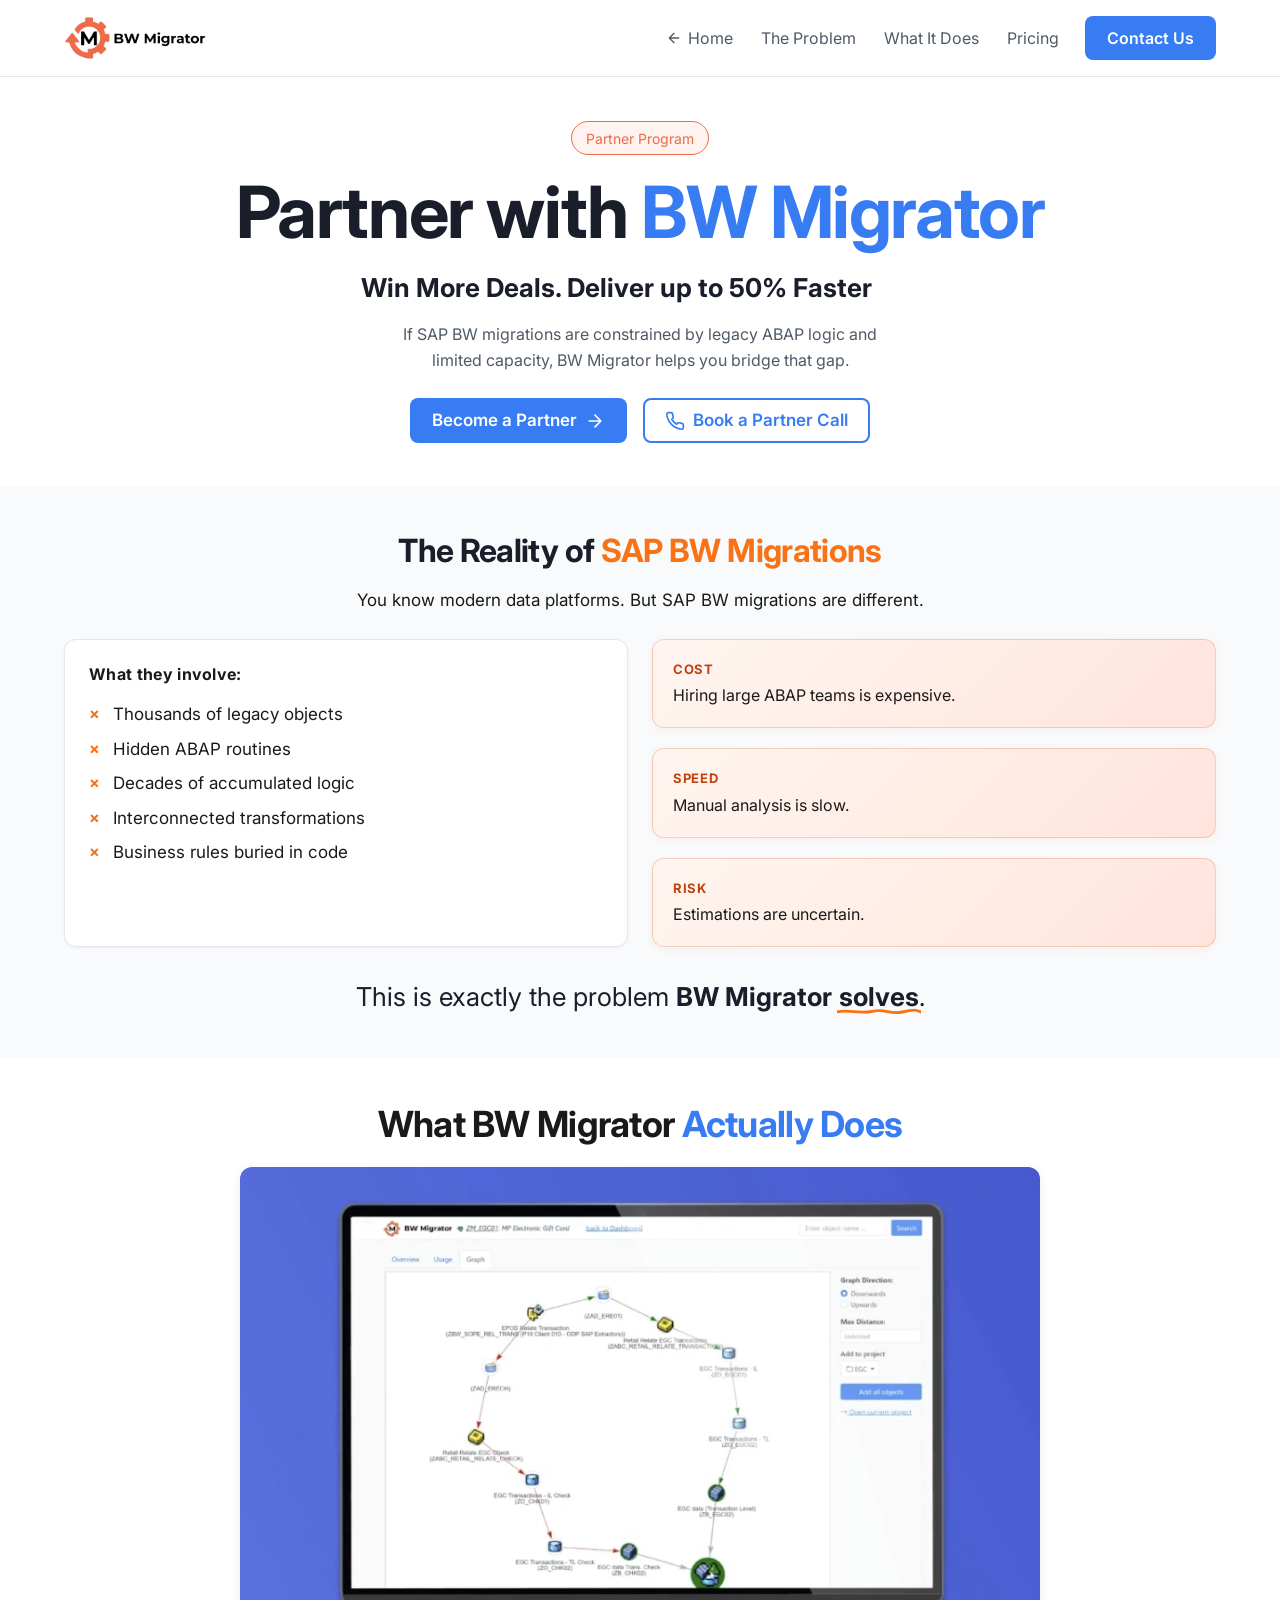
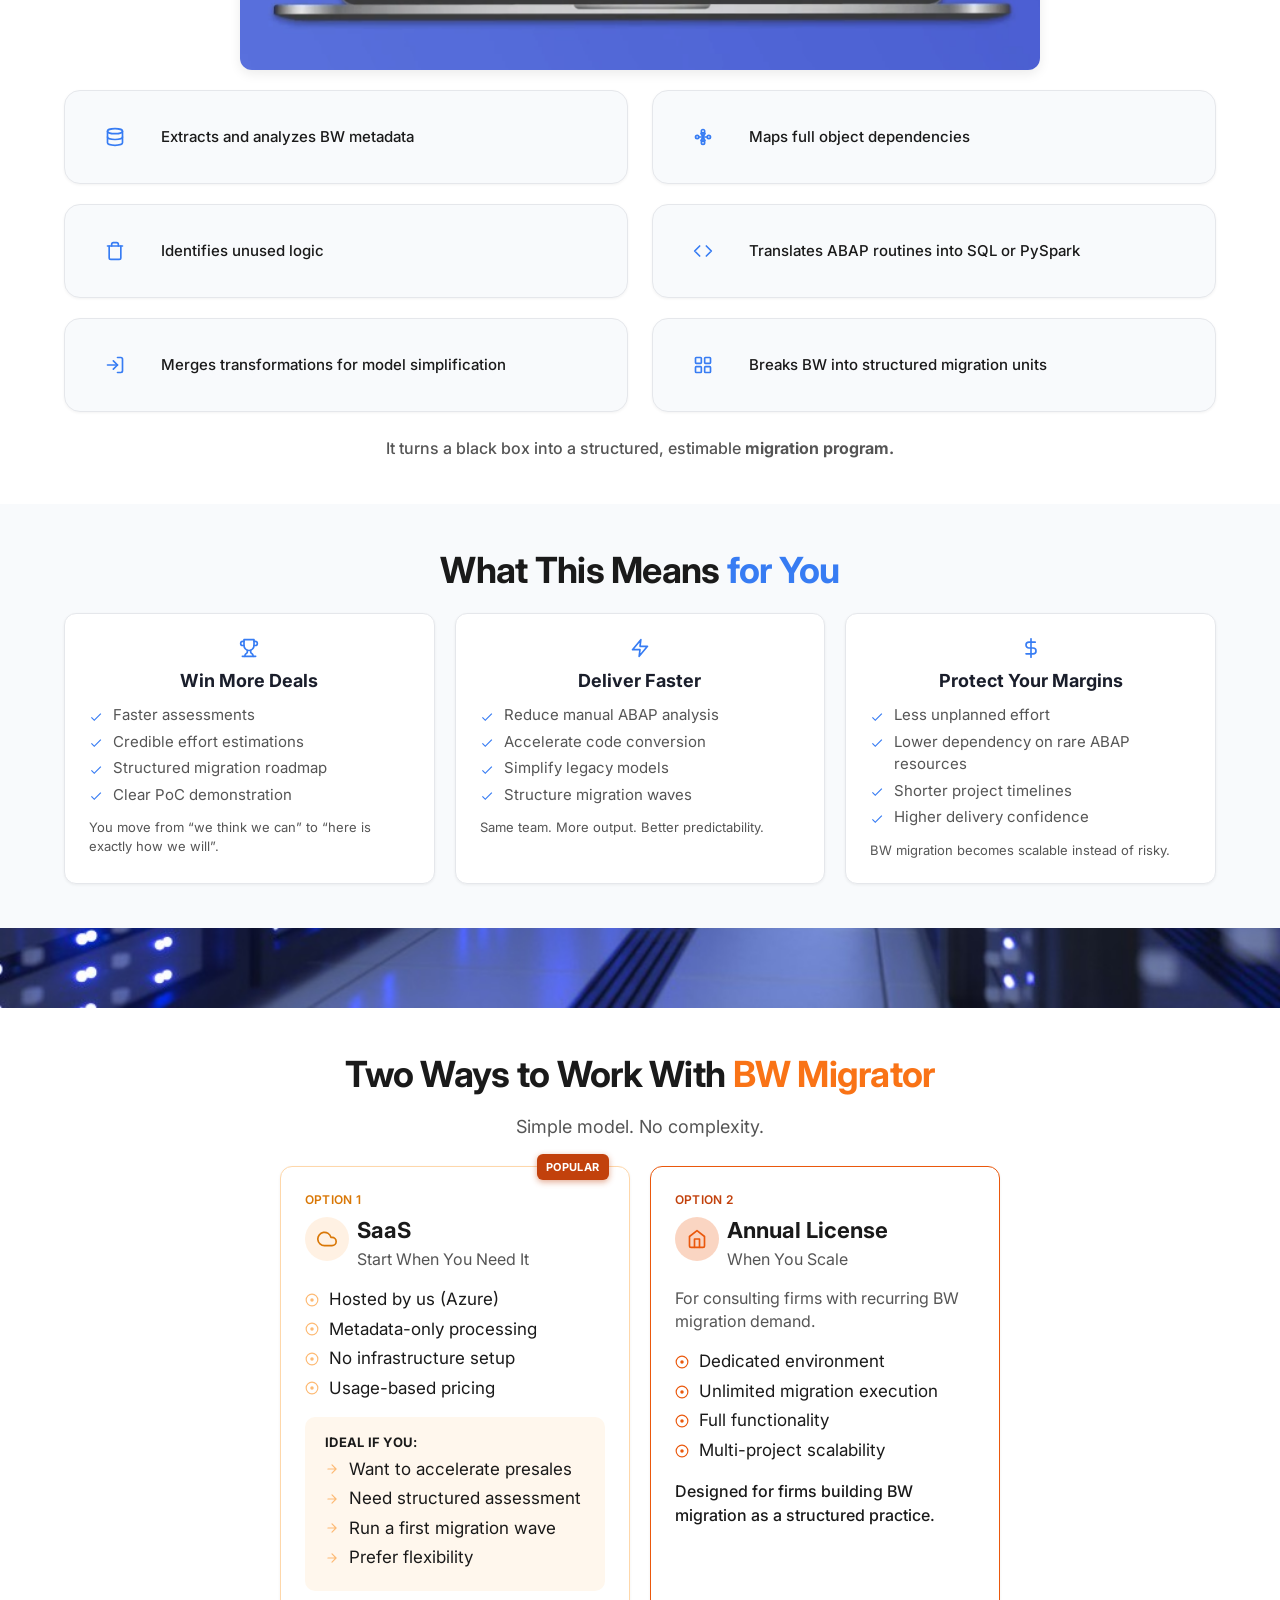
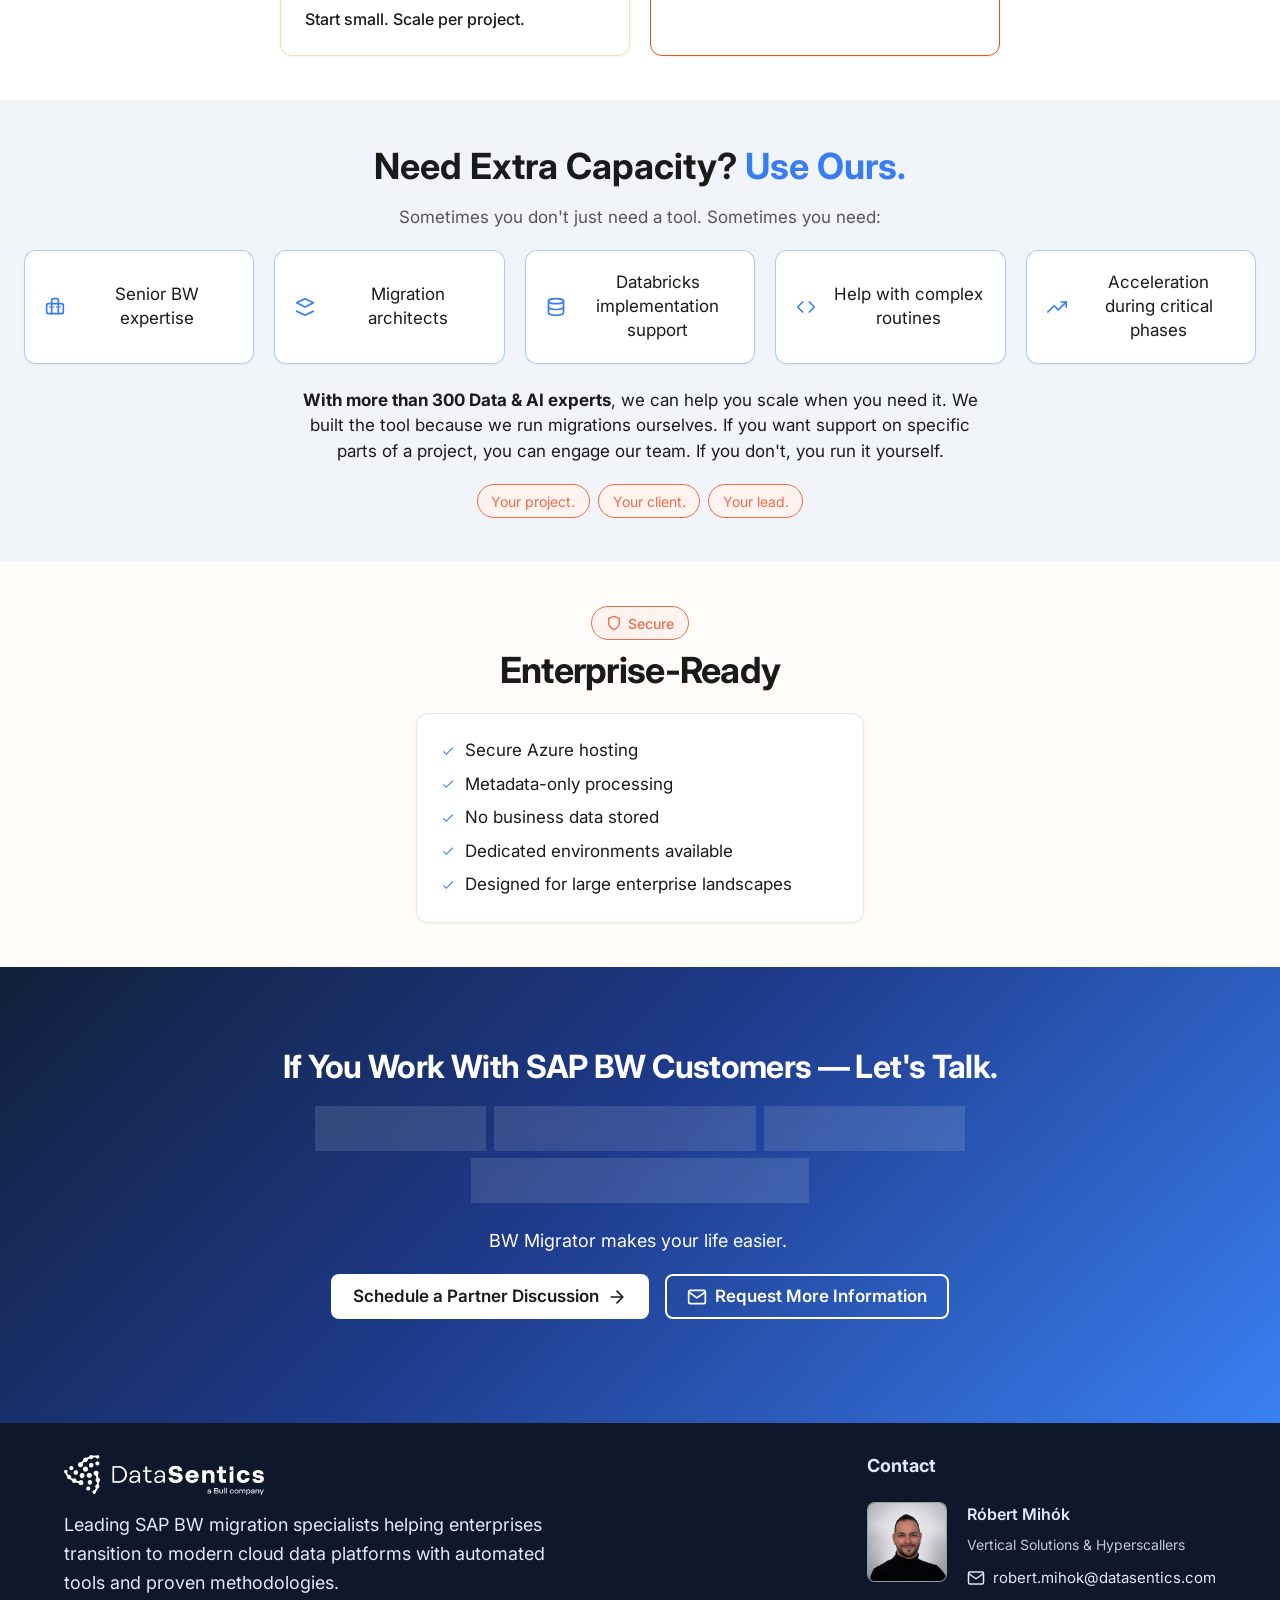
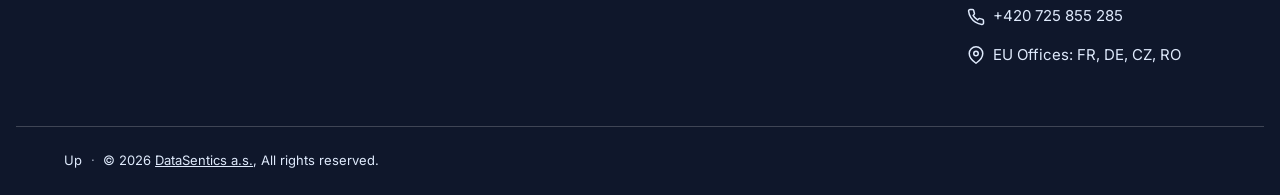
<file: index.html>
<!DOCTYPE html>
<html lang="en">
<head>
  <meta charset="UTF-8" />
  <meta name="viewport" content="width=device-width, initial-scale=1" />
  <title>Partner with BW Migrator | SAP BW Migration Partner Program</title>
  <meta name="description" content="Join the BW Migrator partner program. Help SAP BW customers migrate faster with automated tools. Win more deals, deliver 50% faster, protect your margins. Contact DataSentics." />
  <link rel="canonical" href="https://migrate-bw.com/partners/" />
  <meta name="robots" content="index, follow" />
  <meta name="theme-color" content="#12203B" />

  <!-- Open Graph -->
  <meta property="og:type" content="website" />
  <meta property="og:url" content="https://migrate-bw.com/partners/" />
  <meta property="og:title" content="Partner with BW Migrator | SAP BW Migration Partner Program" />
  <meta property="og:description" content="Join the BW Migrator partner program. Win more deals, deliver 50% faster migrations, protect your margins. SAP BW automation for partners." />
  <meta property="og:image" content="https://migrate-bw.com/partners/images/og-image.png" />
  <meta property="og:image:width" content="1200" />
  <meta property="og:image:height" content="630" />
  <meta property="og:site_name" content="BW Migrator" />
  <meta property="og:locale" content="en_US" />
  <!-- Add images/og-image.png (1200×630) for social previews; update og:image and twitter:image if URL differs -->

  <!-- Twitter Card -->
  <meta name="twitter:card" content="summary_large_image" />
  <meta name="twitter:title" content="Partner with BW Migrator | SAP BW Migration Partner Program" />
  <meta name="twitter:description" content="Join the BW Migrator partner program. Win more deals, deliver 50% faster, protect your margins. Contact DataSentics." />
  <meta name="twitter:image" content="https://migrate-bw.com/partners/images/og-image.png" />

  <link rel="icon" type="image/svg+xml" href="images/favicon.svg" />
  <link rel="preconnect" href="https://fonts.googleapis.com" />
  <link rel="preconnect" href="https://fonts.gstatic.com" crossorigin />
  <link href="https://fonts.googleapis.com/css2?family=Inter:wght@400;700&display=swap" rel="stylesheet" />
  <link rel="stylesheet" href="css/styles.css" />

  <script type="application/ld+json">
  {
    "@context": "https://schema.org",
    "@graph": [
      {
        "@type": "WebSite",
        "@id": "https://migrate-bw.com/#website",
        "url": "https://migrate-bw.com/",
        "name": "BW Migrator"
      },
      {
        "@type": "WebPage",
        "@id": "https://migrate-bw.com/partners/#webpage",
        "url": "https://migrate-bw.com/partners/",
        "name": "Partner with BW Migrator | SAP BW Migration Partner Program",
        "description": "Join the BW Migrator partner program. Win more deals, deliver 50% faster SAP BW migrations, protect your margins.",
        "isPartOf": { "@id": "https://migrate-bw.com/#website" },
        "about": {
          "@type": "SoftwareApplication",
          "name": "BW Migrator",
          "applicationCategory": "BusinessApplication",
          "description": "Automate your SAP BW migration. Reduce scope, re-engineer with GenAI, support modern data platforms."
        },
        "publisher": { "@id": "https://migrate-bw.com/partners/#organization" }
      },
      {
        "@type": "Organization",
        "@id": "https://migrate-bw.com/partners/#organization",
        "name": "DataSentics",
        "url": "https://datasentics.com",
        "logo": "https://migrate-bw.com/partners/images/datasentics-logo-white.png",
        "description": "Leading SAP BW migration specialists helping enterprises transition to modern cloud data platforms."
      }
    ]
  }
  </script>
</head>
<body>
  <header class="site-header">
    <div class="header-inner">
      <a href="#" class="logo" aria-label="BW Migrator – Partner program (current page)">
        <img src="images/logo.png" alt="BW Migrator" class="logo-img" width="64" height="64" />
      </a>
      <div class="header-right">
        <nav class="nav" id="main-nav" aria-label="Main">
          <div class="nav-header">
            <div class="nav-logo">
              <img src="images/logo.png" alt="BW Migrator" class="nav-logo-img" width="120" height="120" />
            </div>
            <button type="button" class="nav-close-btn" aria-label="Zavřít menu">
              <svg width="24" height="24" viewBox="0 0 24 24" fill="none" stroke="currentColor" stroke-width="2" stroke-linecap="round" stroke-linejoin="round" aria-hidden="true"><line x1="18" y1="6" x2="6" y2="18"/><line x1="6" y1="6" x2="18" y2="18"/></svg>
            </button>
          </div>
          <a href="https://migrate-bw.com/" class="nav-link--back" target="_blank" rel="noopener noreferrer">
            <span class="nav-link-icon nav-link-icon--left" aria-hidden="true">
              <svg width="16" height="16" viewBox="0 0 24 24" fill="none" stroke="currentColor" stroke-width="2" stroke-linecap="round" stroke-linejoin="round"><path d="M19 12H5M12 19l-7-7 7-7"/></svg>
            </span>
            Home</a>
          <a href="#reality">The Problem</a>
          <a href="#what-it-does">What It Does</a>
          <a href="#ways-to-work">Pricing</a>
          <div class="nav-ctas">
            <a href="#contact" class="btn btn-primary">Contact Us</a>
          </div>
        </nav>
        <div class="header-ctas">
          <a href="#contact" class="btn btn-primary btn--header">Contact Us</a>
        </div>
        <button type="button" class="menu-toggle" aria-label="Open menu" aria-expanded="false" aria-controls="main-nav">
          <span></span><span></span><span></span>
        </button>
      </div>
    </div>
  </header>

  <main>
    <!-- Hero -->
    <section id="top" class="hero">
      <div class="container hero-inner">
        <div class="hero-content">
          <p class="hero-tag-pill">
            Partner Program
          </p>
          <h1>Partner with <span class="hero-highlight">BW Migrator</span></h1>
          <p class="hero-subtitle">Win More Deals. Deliver up to 50% Faster</p>
          <p class="hero-desc">
            If SAP BW migrations are constrained by legacy ABAP logic and limited capacity,
            BW Migrator helps you bridge that gap.
          </p>
          <div class="hero-ctas">
            <a href="#contact" class="btn btn-primary">
              Become a Partner
              <span class="btn-icon" aria-hidden="true">
                <svg width="20" height="20" viewBox="0 0 24 24" fill="none" stroke="currentColor" stroke-width="2" stroke-linecap="round" stroke-linejoin="round"><path d="M5 12h14M12 5l7 7-7 7"/></svg>
              </span>
            </a>
            <a href="#contact" class="btn btn-secondary">
              <span class="btn-icon btn-icon--left" aria-hidden="true">
                <svg width="20" height="20" viewBox="0 0 24 24" fill="none" stroke="currentColor" stroke-width="2" stroke-linecap="round" stroke-linejoin="round"><path d="M22 16.92v3a2 2 0 0 1-2.18 2 19.79 19.79 0 0 1-8.63-3.07 19.5 19.5 0 0 1-6-6 19.79 19.79 0 0 1-3.07-8.67A2 2 0 0 1 4.11 2h3a2 2 0 0 1 2 1.72 12.84 12.84 0 0 0 .7 2.81 2 2 0 0 1-.45 2.11L8.09 9.91a16 16 0 0 0 6 6l1.27-1.27a2 2 0 0 1 2.11-.45 12.84 12.84 0 0 0 2.81.7A2 2 0 0 1 22 16.92z"/></svg>
              </span>
              Book a Partner Call
            </a>
          </div>
        </div>
      </div>
    </section>

    <!-- The Reality -->
    <section id="reality" class="section section--alt">
      <div class="container">
        <h2 class="section-title reality-title">The Reality of <span class="reality-title-highlight">SAP BW Migrations</span></h2>
        <p class="reality-intro">You know modern data platforms. But SAP BW migrations are different.</p>

        <div class="reality-grid">
          <div class="reality-content">
            <div class="reality-involve-box">
              <h3 class="reality-content-heading">What they involve:</h3>
              <ul class="reality-involve-list">
                <li>Thousands of legacy objects</li>
                <li>Hidden ABAP routines</li>
                <li>Decades of accumulated logic</li>
                <li>Interconnected transformations</li>
                <li>Business rules buried in code</li>
              </ul>
            </div>
          </div>
          <div class="reality-problems-visual" aria-label="Three main problems: cost, speed, risk">
            <div class="reality-problem-box">
              <div class="reality-problem-box-inner">
                <span class="reality-problem-box-label">Cost</span>
                <p class="reality-problem-box-text">Hiring large ABAP teams is expensive.</p>
              </div>
            </div>
            <div class="reality-problem-box">
              <div class="reality-problem-box-inner">
                <span class="reality-problem-box-label">Speed</span>
                <p class="reality-problem-box-text">Manual analysis is slow.</p>
              </div>
            </div>
            <div class="reality-problem-box">
              <div class="reality-problem-box-inner">
                <span class="reality-problem-box-label">Risk</span>
                <p class="reality-problem-box-text">Estimations are uncertain.</p>
              </div>
            </div>
          </div>
        </div>

        <p class="reality-statement">This is exactly the problem <span class="reality-statement-bold">BW Migrator</span> <span class="reality-statement-underline">solves</span>.</p>
      </div>
    </section>

    <!-- What BW Migrator Actually Does -->
    <section id="what-it-does" class="section">
      <div class="container">
        <h2 class="section-title">What BW Migrator <span class="text-primary">Actually Does</span></h2>
        <div class="what-it-does-infographic" aria-hidden="true">
          <img src="images/what-it-does-infographic.png" alt="BW Migrator interface showing dependency graph, object nodes, and project controls" class="what-it-does-infographic-img" width="800" height="450" />
        </div>
        <div class="features-grid">
          <article class="feature-card">
            <span class="feature-card-icon" aria-hidden="true">
              <svg width="24" height="24" viewBox="0 0 24 24" fill="none" stroke="currentColor" stroke-width="2" stroke-linecap="round" stroke-linejoin="round"><ellipse cx="12" cy="5" rx="9" ry="3"/><path d="M3 5v14c0 1.66 4 3 9 3s9-1.34 9-3V5"/><path d="M3 12c0 1.66 4 3 9 3s9-1.34 9-3"/></svg>
            </span>
            <span class="feature-card-text">Extracts and analyzes BW metadata</span>
          </article>
          <article class="feature-card">
            <span class="feature-card-icon" aria-hidden="true">
              <svg width="24" height="24" viewBox="0 0 24 24" fill="none" stroke="currentColor" stroke-width="2" stroke-linecap="round" stroke-linejoin="round"><circle cx="12" cy="5" r="2"/><circle cx="5" cy="12" r="2"/><circle cx="19" cy="12" r="2"/><circle cx="12" cy="19" r="2"/><line x1="12" y1="7" x2="12" y2="17"/><line x1="7" y1="12" x2="17" y2="12"/><path d="M9.5 7.5L14.5 16.5"/><path d="M14.5 7.5L9.5 16.5"/></svg>
            </span>
            <span class="feature-card-text">Maps full object dependencies</span>
          </article>
          <article class="feature-card">
            <span class="feature-card-icon" aria-hidden="true">
              <svg width="24" height="24" viewBox="0 0 24 24" fill="none" stroke="currentColor" stroke-width="2" stroke-linecap="round" stroke-linejoin="round"><polyline points="3 6 5 6 21 6"/><path d="M19 6v14a2 2 0 0 1-2 2H7a2 2 0 0 1-2-2V6m3 0V4a2 2 0 0 1 2-2h4a2 2 0 0 1 2 2v2"/></svg>
            </span>
            <span class="feature-card-text">Identifies unused logic</span>
          </article>
          <article class="feature-card">
            <span class="feature-card-icon" aria-hidden="true">
              <svg width="24" height="24" viewBox="0 0 24 24" fill="none" stroke="currentColor" stroke-width="2" stroke-linecap="round" stroke-linejoin="round"><path d="M16 18l6-6-6-6M8 6l-6 6 6 6"/></svg>
            </span>
            <span class="feature-card-text">Translates ABAP routines into SQL or PySpark</span>
          </article>
          <article class="feature-card">
            <span class="feature-card-icon" aria-hidden="true">
              <svg width="24" height="24" viewBox="0 0 24 24" fill="none" stroke="currentColor" stroke-width="2" stroke-linecap="round" stroke-linejoin="round"><path d="M15 3h4a2 2 0 0 1 2 2v14a2 2 0 0 1-2 2h-4"/><polyline points="10 17 15 12 10 7"/><line x1="15" y1="12" x2="3" y2="12"/></svg>
            </span>
            <span class="feature-card-text">Merges transformations for model simplification</span>
          </article>
          <article class="feature-card">
            <span class="feature-card-icon" aria-hidden="true">
              <svg width="24" height="24" viewBox="0 0 24 24" fill="none" stroke="currentColor" stroke-width="2" stroke-linecap="round" stroke-linejoin="round"><rect x="3" y="3" width="7" height="7" rx="1"/><rect x="14" y="3" width="7" height="7" rx="1"/><rect x="14" y="14" width="7" height="7" rx="1"/><rect x="3" y="14" width="7" height="7" rx="1"/></svg>
            </span>
            <span class="feature-card-text">Breaks BW into structured migration units</span>
          </article>
        </div>
        <p class="feature-outcome">It turns a black box into a structured, estimable <strong>migration program.</strong></p>
      </div>
    </section>

    <!-- Benefits -->
    <section id="benefits" class="section section--benefits">
      <div class="container">
        <h2 class="section-title section-title--benefits">What This Means <span class="text-primary">for You</span></h2>
        <div class="benefit-cards">
          <article class="benefit-card benefit-card--1">
            <span class="benefit-card-icon" aria-hidden="true">
              <svg width="24" height="24" viewBox="0 0 24 24" fill="none" stroke="currentColor" stroke-width="2" stroke-linecap="round" stroke-linejoin="round"><path d="M6 9H4.5a2.5 2.5 0 0 1 0-5H6"/><path d="M18 9h1.5a2.5 2.5 0 0 0 0-5H18"/><path d="M4 22h16"/><path d="M10 14.66V17c0 .55-.47.98-.97 1.21C7.85 18.75 7 20 7 22"/><path d="M14 14.66V17c0 .55.47.98.97 1.21C16.15 18.75 17 20 17 22"/><path d="M18 2H6v7a6 6 0 0 0 12 0V2Z"/></svg>
            </span>
            <h3>Win More Deals</h3>
            <ul class="bullet-list bullet-list--check bullet-list--blue">
              <li>Faster assessments</li>
              <li>Credible effort estimations</li>
              <li>Structured migration roadmap</li>
              <li>Clear PoC demonstration</li>
            </ul>
            <p class="benefit-card-tagline">You move from “we think we can” to “here is exactly how we will”.</p>
          </article>
          <article class="benefit-card benefit-card--2">
            <span class="benefit-card-icon" aria-hidden="true">
              <svg width="24" height="24" viewBox="0 0 24 24" fill="none" stroke="currentColor" stroke-width="2" stroke-linecap="round" stroke-linejoin="round"><path d="M13 2L3 14h9l-1 8 10-12h-9l1-8z"/></svg>
            </span>
            <h3>Deliver Faster</h3>
            <ul class="bullet-list bullet-list--check bullet-list--blue">
              <li>Reduce manual ABAP analysis</li>
              <li>Accelerate code conversion</li>
              <li>Simplify legacy models</li>
              <li>Structure migration waves</li>
            </ul>
            <p class="benefit-card-tagline">Same team. More output. Better predictability.</p>
          </article>
          <article class="benefit-card benefit-card--3">
            <span class="benefit-card-icon" aria-hidden="true">
              <svg width="24" height="24" viewBox="0 0 24 24" fill="none" stroke="currentColor" stroke-width="2" stroke-linecap="round" stroke-linejoin="round"><line x1="12" y1="1" x2="12" y2="23"/><path d="M17 5H9.5a3.5 3.5 0 0 0 0 7h5a3.5 3.5 0 0 1 0 7H6"/></svg>
            </span>
            <h3>Protect Your Margins</h3>
            <ul class="bullet-list bullet-list--check bullet-list--blue">
              <li>Less unplanned effort</li>
              <li>Lower dependency on rare ABAP resources</li>
              <li>Shorter project timelines</li>
              <li>Higher delivery confidence</li>
            </ul>
            <p class="benefit-card-tagline">BW migration becomes scalable instead of risky.</p>
          </article>
        </div>
      </div>
    </section>

    <!-- Section divider: design image between "what it is" and "pricing" -->
    <section class="section-divider" aria-hidden="true">
      <div class="section-divider-inner">
        <div class="section-divider-visual">
          <img src="images/section-divider.png" alt="" class="section-divider-img" width="1200" height="600" />
        </div>
      </div>
    </section>

    <!-- Two Ways to Work -->
    <section id="ways-to-work" class="section">
      <div class="container">
        <h2 class="section-title ways-section-title">Two Ways to Work With <span class="ways-title-accent">BW Migrator</span></h2>
        <p class="section-subtitle">Simple model. No complexity.</p>
        <div class="ways-cards">
          <article class="way-card way-card--saas">
            <span class="way-card-badge" aria-hidden="true">POPULAR</span>
            <span class="way-card-option-tag" aria-hidden="true">OPTION 1</span>
            <div class="way-card-header">
              <span class="way-card-icon-wrap" aria-hidden="true">
                <span class="way-card-icon">
                  <svg width="28" height="28" viewBox="0 0 24 24" fill="none" stroke="currentColor" stroke-width="2" stroke-linecap="round" stroke-linejoin="round"><path d="M18 10h-1.26A8 8 0 1 0 9 20h9a5 5 0 0 0 0-10z"/></svg>
                </span>
              </span>
              <div>
                <h3 class="way-card-title">SaaS</h3>
                <p class="way-card-subtitle">Start When You Need It</p>
              </div>
            </div>
            <ul class="bullet-list bullet-list--radio bullet-list--radio-orange">
              <li>Hosted by us (Azure)</li>
              <li>Metadata-only processing</li>
              <li>No infrastructure setup</li>
              <li>Usage-based pricing</li>
            </ul>
            <div class="way-card-ideal-box">
              <p class="way-card-ideal-heading">IDEAL IF YOU:</p>
              <ul class="bullet-list bullet-list--arrow bullet-list--arrow-orange">
                <li>Want to accelerate presales</li>
                <li>Need structured assessment</li>
                <li>Run a first migration wave</li>
                <li>Prefer flexibility</li>
              </ul>
            </div>
            <p class="way-tagline way-tagline--orange">Start small. Scale per project.</p>
          </article>
          <article class="way-card way-card--license">
            <span class="way-card-option-tag" aria-hidden="true">OPTION 2</span>
            <div class="way-card-header">
              <span class="way-card-icon-wrap" aria-hidden="true">
                <span class="way-card-icon">
                  <svg width="28" height="28" viewBox="0 0 24 24" fill="none" stroke="currentColor" stroke-width="2" stroke-linecap="round" stroke-linejoin="round"><path d="M3 9l9-7 9 7v11a2 2 0 0 1-2 2H5a2 2 0 0 1-2-2z"/><path d="M9 22V12h6v10"/></svg>
                </span>
              </span>
              <div>
                <h3 class="way-card-title">Annual License</h3>
                <p class="way-card-subtitle">When You Scale</p>
              </div>
            </div>
            <p class="way-card-desc">For consulting firms with recurring BW migration demand.</p>
            <ul class="bullet-list bullet-list--radio bullet-list--radio-orange">
              <li>Dedicated environment</li>
              <li>Unlimited migration execution</li>
              <li>Full functionality</li>
              <li>Multi-project scalability</li>
            </ul>
            <p class="way-tagline way-tagline--orange">Designed for firms building BW migration as a structured practice.</p>
          </article>
        </div>
      </div>
    </section>

    <!-- Need Extra Capacity -->
    <section id="capacity" class="section section--capacity">
      <div class="container capacity-section-inner">
        <div class="capacity-content">
          <h2 class="capacity-title">Need Extra Capacity? <span class="capacity-title-accent">Use Ours.</span></h2>
          <p class="capacity-intro">Sometimes you don't just need a tool. Sometimes you need:</p>
          <div class="capacity-cards">
          <article class="capacity-card">
            <span class="capacity-card-icon" aria-hidden="true">
              <svg width="28" height="28" viewBox="0 0 24 24" fill="none" stroke="currentColor" stroke-width="2" stroke-linecap="round" stroke-linejoin="round"><path d="M16 20V4a2 2 0 0 0-2-2h-4a2 2 0 0 0-2 2v16"/><rect x="2" y="8" width="20" height="12" rx="2"/><path d="M6 12h.01M10 12h.01M14 12h.01M18 12h.01"/></svg>
            </span>
            <span class="capacity-card-text">Senior BW expertise</span>
          </article>
          <article class="capacity-card">
            <span class="capacity-card-icon" aria-hidden="true">
              <svg width="28" height="28" viewBox="0 0 24 24" fill="none" stroke="currentColor" stroke-width="2" stroke-linecap="round" stroke-linejoin="round"><path d="M12 2L2 7l10 5 10-5-10-5z"/><path d="M2 17l10 5 10-5"/></svg>
            </span>
            <span class="capacity-card-text">Migration architects</span>
          </article>
          <article class="capacity-card">
            <span class="capacity-card-icon" aria-hidden="true">
              <svg width="28" height="28" viewBox="0 0 24 24" fill="none" stroke="currentColor" stroke-width="2" stroke-linecap="round" stroke-linejoin="round"><ellipse cx="12" cy="5" rx="9" ry="3"/><path d="M3 5v14c0 1.66 4 3 9 3s9-1.34 9-3V5"/><path d="M3 12c0 1.66 4 3 9 3s9-1.34 9-3"/></svg>
            </span>
            <span class="capacity-card-text">Databricks implementation support</span>
          </article>
          <article class="capacity-card">
            <span class="capacity-card-icon" aria-hidden="true">
              <svg width="28" height="28" viewBox="0 0 24 24" fill="none" stroke="currentColor" stroke-width="2" stroke-linecap="round" stroke-linejoin="round"><polyline points="16 18 22 12 16 6"/><polyline points="8 6 2 12 8 18"/></svg>
            </span>
            <span class="capacity-card-text">Help with complex routines</span>
          </article>
          <article class="capacity-card">
            <span class="capacity-card-icon" aria-hidden="true">
              <svg width="28" height="28" viewBox="0 0 24 24" fill="none" stroke="currentColor" stroke-width="2" stroke-linecap="round" stroke-linejoin="round"><polyline points="23 6 13.5 15.5 8.5 10.5 1 18"/><polyline points="17 6 23 6 23 12"/></svg>
            </span>
            <span class="capacity-card-text">Acceleration during critical phases</span>
          </article>
        </div>
        <p class="capacity-outro"><strong>With more than 300 Data &amp; AI experts</strong>, we can help you scale when you need it. We built the tool because we run migrations ourselves. If you want support on specific parts of a project, you can engage our team. If you don't, you run it yourself.</p>
        <div class="capacity-tags">
          <span class="capacity-tag">Your project.</span>
          <span class="capacity-tag">Your client.</span>
          <span class="capacity-tag">Your lead.</span>
        </div>
        </div>
      </div>
    </section>

    <!-- Enterprise-Ready -->
    <section id="enterprise" class="section section--warm">
      <div class="container enterprise-section-inner">
        <div class="enterprise-content">
          <p class="enterprise-tag">
            <span class="enterprise-tag-icon" aria-hidden="true">
              <svg width="16" height="16" viewBox="0 0 24 24" fill="none" stroke="currentColor" stroke-width="2" stroke-linecap="round" stroke-linejoin="round"><path d="M12 22s8-4 8-10V5l-8-3-8 3v7c0 6 8 10 8 10z"/></svg>
            </span>
            Secure
          </p>
          <h2 class="section-title enterprise-title">Enterprise-Ready</h2>
          <div class="enterprise-list-wrap">
            <ul class="bullet-list bullet-list--check bullet-list--blue">
              <li>Secure Azure hosting</li>
              <li>Metadata-only processing</li>
              <li>No business data stored</li>
              <li>Dedicated environments available</li>
              <li>Designed for large enterprise landscapes</li>
            </ul>
          </div>
        </div>
      </div>
    </section>

    <!-- Final CTA -->
    <section id="contact" class="section section--contact cta-section">
      <div class="container contact-section-inner">
        <h2 class="section-title contact-heading">If You Work With SAP BW Customers — Let's Talk.</h2>
        <div class="contact-benefits">
          <span class="contact-pill">
            <span class="contact-pill-check" aria-hidden="true"></span>
            Migrate faster
          </span>
          <span class="contact-pill">
            <span class="contact-pill-check" aria-hidden="true"></span>
            Reduce ABAP dependency
          </span>
          <span class="contact-pill">
            <span class="contact-pill-check" aria-hidden="true"></span>
            Increase win rates
          </span>
          <span class="contact-pill contact-pill--wide">
            <span class="contact-pill-check" aria-hidden="true"></span>
            Structure BW modernization properly
          </span>
        </div>
        <p class="contact-statement">BW Migrator makes your life easier.</p>
        <div class="contact-ctas">
          <a href="https://calendly.com/robert-mihok/30min" target="_blank" rel="noopener noreferrer" class="btn btn-contact btn-contact--primary">Schedule a Partner Discussion<span class="btn-icon" aria-hidden="true"><svg width="20" height="20" viewBox="0 0 24 24" fill="none" stroke="currentColor" stroke-width="2" stroke-linecap="round" stroke-linejoin="round"><path d="M5 12h14M12 5l7 7-7 7"/></svg></span></a>
          <a href="mailto:robert.mihok@datasentics.com?subject=Partner%20inquiry%20-%20BW%20Migrator" class="btn btn-contact btn-contact--secondary"><span class="btn-icon btn-icon--left" aria-hidden="true"><svg width="20" height="20" viewBox="0 0 24 24" fill="none" stroke="currentColor" stroke-width="2" stroke-linecap="round" stroke-linejoin="round"><path d="M4 4h16c1.1 0 2 .9 2 2v12c0 1.1-.9 2-2 2H4c-1.1 0-2-.9-2-2V6c0-1.1.9-2 2-2z"/><polyline points="22,6 12,13 2,6"/></svg></span>Request More Information</a>
        </div>
      </div>
    </section>
  </main>

  <footer class="site-footer">
    <div class="footer-main">
      <div class="container footer-inner">
        <div class="footer-left">
          <div class="footer-logo">
            <img src="images/datasentics-logo-white.png" alt="DataSentics a Bull company" class="footer-logo-img" width="180" height="60" />
          </div>
          <p class="footer-desc">Leading SAP BW migration specialists helping enterprises transition to modern cloud data platforms with automated tools and proven methodologies.</p>
        </div>
        <div class="footer-right">
          <h3 class="footer-contact-heading">Contact</h3>
          <div class="footer-contact-block">
            <img src="images/robert-mihok.png" alt="Róbert Mihók" width="80" height="80" class="footer-contact-img" />
            <div class="footer-contact-details">
              <p class="footer-contact-name">Róbert Mihók</p>
              <p class="footer-contact-role">Vertical Solutions &amp; Hyperscallers</p>
              <a href="mailto:robert.mihok@datasentics.com?subject=Partner%20inquiry%20-%20BW%20Migrator" class="footer-contact-item">
                <span class="footer-contact-icon" aria-hidden="true">
                  <svg width="18" height="18" viewBox="0 0 24 24" fill="none" stroke="currentColor" stroke-width="2" stroke-linecap="round" stroke-linejoin="round"><path d="M4 4h16c1.1 0 2 .9 2 2v12c0 1.1-.9 2-2 2H4c-1.1 0-2-.9-2-2V6c0-1.1.9-2 2-2z"/><polyline points="22,6 12,13 2,6"/></svg>
                </span>
                robert.mihok@datasentics.com
              </a>
              <a href="tel:+420725855285" class="footer-contact-item">
                <span class="footer-contact-icon" aria-hidden="true">
                  <svg width="18" height="18" viewBox="0 0 24 24" fill="none" stroke="currentColor" stroke-width="2" stroke-linecap="round" stroke-linejoin="round"><path d="M22 16.92v3a2 2 0 0 1-2.18 2 19.79 19.79 0 0 1-8.63-3.07 19.5 19.5 0 0 1-6-6 19.79 19.79 0 0 1-3.07-8.67A2 2 0 0 1 4.11 2h3a2 2 0 0 1 2 1.72 12.84 12.84 0 0 0 .7 2.81 2 2 0 0 1-.45 2.11L8.09 9.91a16 16 0 0 0 6 6l1.27-1.27a2 2 0 0 1 2.11-.45 12.84 12.84 0 0 0 2.81.7A2 2 0 0 1 22 16.92z"/></svg>
                </span>
                +420 725 855 285
              </a>
              <span class="footer-contact-item">
                <span class="footer-contact-icon" aria-hidden="true">
                  <svg width="18" height="18" viewBox="0 0 24 24" fill="none" stroke="currentColor" stroke-width="2" stroke-linecap="round" stroke-linejoin="round"><path d="M21 10c0 7-9 13-9 13s-9-6-9-13a9 9 0 0 1 18 0z"/><circle cx="12" cy="10" r="3"/></svg>
                </span>
                EU Offices: FR, DE, CZ, RO
              </span>
            </div>
          </div>
        </div>
      </div>
    </div>
    <div class="footer-divider-wrap">
      <div class="container">
        <div class="footer-divider" aria-hidden="true"></div>
      </div>
    </div>
    <div class="footer-bottom">
      <div class="container">
        <p class="footer-copy">
          <a href="#top" class="footer-top-link" aria-label="Back to top">Up</a>
          <span class="footer-copy-sep">·</span>
          © 2026 <a href="https://datasentics.com" target="_blank" rel="noopener noreferrer" class="footer-copy-link">DataSentics a.s.</a>, All rights reserved.
        </p>
      </div>
    </div>
  </footer>

  <script src="js/script.js"></script>
</body>
</html>
</file>
<file: css/styles.css>
/* Partner microsite — RULE.md compliant: light, mobile-first, tablet-friendly */

:root {
  /* Brand */
  --color-logo: #EC6C4B;
  --color-logo-hover: #d85a3a;
  --color-primary: #377CF3;
  --color-primary-hover: #3C50D0;
  --color-primary-tint: #E3F2FD;
  --color-secondary-stroke: #377CF3;
  --color-box-stroke: #F97316;
  --color-box-accent: #F97316;
  --color-box-accent-hover: #EA580C;
  --color-box-accent-bg: #FFF7ED;
  --color-box-accent-12: rgba(249, 115, 22, 0.12);
  --color-box-accent-15: rgba(249, 115, 22, 0.15);
  --color-box-accent-25: rgba(249, 115, 22, 0.25);
  --color-box-accent-40: rgba(249, 115, 22, 0.4);
  --color-box-accent-60: rgba(249, 115, 22, 0.6);
  --color-logo-18: rgba(236, 108, 75, 0.18);
  --color-logo-15: rgba(236, 108, 75, 0.15);
  --color-bg-warm-70: rgba(255, 247, 237, 0.7);
  --color-bg-warm-80: rgba(255, 252, 249, 0.8);
  --color-text-on-dark-85: rgba(255, 255, 255, 0.85);
  --color-text-on-dark-60: rgba(255, 255, 255, 0.6);
  --color-text-on-dark-15: rgba(255, 255, 255, 0.15);
  --color-text-on-dark-20: rgba(255, 255, 255, 0.2);
  --color-text-on-dark-25: rgba(255, 255, 255, 0.25);
  --color-text-on-dark-30: rgba(255, 255, 255, 0.3);
  --color-text-on-dark-50: rgba(255, 255, 255, 0.5);
  --color-text-on-dark-80: rgba(255, 255, 255, 0.8);
  --color-border-muted: #CBD5E1;
  --color-infographic-soft: #212C45;
  --color-primary-20: rgba(55, 124, 243, 0.2);
  --color-primary-40: rgba(55, 124, 243, 0.4);
  --color-primary-60: rgba(55, 124, 243, 0.6);

  /* Backgrounds */
  --color-bg: #fff;
  --color-bg-alt: #F8FAFC;
  --color-bg-warm: #FFFCF9;
  --color-bg-capacity: #F1F5F9;
  --color-infographic: #19294A;
  --color-contact-start: #12203B;
  --color-contact-end: #3A80F2;
  --color-contact-bg: #1E3A8A;
  --color-footer: #0F172B;
  --color-footer-bg: #0F172B;
  --color-footer-text: #DFEAFC;
  --color-footer-divider: #555555;

  /* Table / infographic palette */
  --color-table-1: #FED7AA;
  --color-table-2: #FFF4E6;
  --color-table-3: #FFF9F1;
  --color-table-4: #FFF4E6;
  --color-table-border: #F7CCAA;

  /* Text & UI */
  --color-text: #1a1a1a;
  --color-text-muted: #555;
  --color-nav-link: #4F5A67;
  --color-text-on-dark: #fff;
  --color-text-on-dark-95: rgba(255, 255, 255, 0.95);
  --color-border: #e8e8e8;
  --color-border-light: #E5E7EB;
  --color-focus: #377CF3;

  /* States */
  --color-success: #22C55E;
  --color-success-bg: rgba(34, 197, 94, 0.2);

  /* Spacing (rem for scalability) — equal, moderate rhythm */
  --space-xs: 0.25rem;
  --space-sm: 0.5rem;
  --space-md: 1rem;
  --space-lg: 1.25rem;
  --space-xl: 1.5rem;
  --space-2xl: 2rem;

  /* Typography */
  --font-sans: "Inter", -apple-system, BlinkMacSystemFont, "Segoe UI", Roboto, "Helvetica Neue", Arial, sans-serif;
  --text-base: 1.0625rem;
  --text-sm: 1rem;
  --text-lg: 1.25rem;
  --text-xl: 1.375rem;
  --text-2xl: 1.625rem;
  --text-3xl: 2.25rem;
  /* Hero + section titles — align with migrate-bw.com hierarchy */
  --hero-title: 2.5rem;
  --hero-subtitle-size: 1.375rem;
  --color-hero-heading: #1A1E2B;
  --color-hero-desc: #4F5A67;
  /* Hero tag pill (Partner Program) */
  --color-hero-tag-bg: #fef3ef;
  --color-hero-tag-border: #EC6C4B;
  --color-hero-tag-text: #EC6C4B;
  --section-title: 1.5rem;
  --line-tight: 1.25;
  --line-normal: 1.5;
  --line-relaxed: 1.6;

  /* Layout */
  --container-max: 75rem;
  --touch-min: 2.75rem; /* 44px */
  --section-padding-y: 2.25rem;
  --section-padding-y-lg: 2.75rem;

  /* Icon sizing (cards/boxes) */
  --icon-size-card: 1.25rem;

  /* Mobile reading: single comfortable size for all body-style text (paragraphs, lists) */
  --text-mobile-body: 1rem;

  /* Mobile: single size for all section/card headlines (hero excluded) */
  --heading-mobile: 1.375rem;

  /* Mobile listing boxes: unified border (light blue-grey, match reference) */
  --listing-box-border-mobile: #e0e7fa;
  --listing-box-padding-x-mobile: 1.5rem;
  --listing-box-padding-y-mobile: 1.25rem;
  --listing-box-gap-mobile: 1rem;
  --listing-box-radius-mobile: 14px;
  --listing-box-gap-between-mobile: 1rem;
}

*,
*::before,
*::after {
  box-sizing: border-box;
}

html {
  font-size: 16px;
  -webkit-text-size-adjust: 100%;
  scroll-behavior: smooth;
}

body {
  margin: 0;
  font-family: var(--font-sans);
  font-size: var(--text-base);
  line-height: var(--line-normal);
  color: var(--color-text);
  background: var(--color-bg);
}

/* Page load: hero content staggers in (progressive enhancement) */
body.page-loaded .hero-content .hero-tag-pill,
body.page-loaded .hero-content .hero h1,
body.page-loaded .hero-content .hero-subtitle,
body.page-loaded .hero-content .hero-desc,
body.page-loaded .hero-content .hero-ctas {
  animation: page-load-in 0.65s cubic-bezier(0.25, 0.46, 0.45, 0.94) both;
}

body.page-loaded .hero-content .hero-tag-pill { animation-delay: 0.08s; }
body.page-loaded .hero-content .hero h1 { animation-delay: 0.18s; }
body.page-loaded .hero-content .hero-subtitle { animation-delay: 0.28s; }
body.page-loaded .hero-content .hero-desc { animation-delay: 0.38s; }
body.page-loaded .hero-content .hero-ctas { animation-delay: 0.48s; }

@keyframes page-load-in {
  from {
    opacity: 0;
    transform: translateY(14px);
  }
  to {
    opacity: 1;
    transform: translateY(0);
  }
}

/* Focus visible — no outline: none without replacement */
:focus-visible {
  outline: 2px solid var(--color-focus);
  outline-offset: 2px;
}

a:focus {
  outline: none;
}
a:focus-visible {
  outline: 2px solid var(--color-focus);
  outline-offset: 2px;
}

/* Container: max-width + horizontal padding, migrate-bw.com style */
.container {
  width: 100%;
  max-width: var(--container-max);
  margin-left: auto;
  margin-right: auto;
  padding-left: var(--space-md);
  padding-right: var(--space-md);
}

/* ----- Header ----- */
.site-header {
  position: sticky;
  top: 0;
  z-index: 100;
  background: var(--color-bg);
  border-bottom: 1px solid var(--color-border);
  transition: box-shadow 0.35s ease;
}

.site-header.is-scrolled {
  box-shadow: 0 2px 12px rgba(0, 0, 0, 0.06);
}

.header-inner {
  display: flex;
  align-items: center;
  justify-content: flex-start;
  flex-wrap: wrap;
  gap: var(--space-md);
  max-width: var(--container-max);
  margin: 0 auto;
  padding: var(--space-md);
  padding-left: var(--space-md);
  padding-right: var(--space-md);
}

.header-right {
  display: flex;
  align-items: center;
  flex-wrap: wrap;
  gap: var(--space-md);
  margin-left: auto;
}

.logo {
  font-weight: 700;
  font-size: var(--text-lg);
  color: var(--color-text);
  text-decoration: none;
  min-height: var(--touch-min);
  display: inline-flex;
  align-items: center;
  gap: 0.5rem;
  font-family: var(--font-sans);
  transition: opacity 0.3s ease, transform 0.3s ease;
}

.logo:hover {
  opacity: 0.9;
  transform: scale(1.02);
}

.logo:focus-visible {
  outline: 2px solid var(--color-focus);
  outline-offset: 2px;
}

.logo-img {
  display: block;
  height: 2.75rem;
  width: auto;
  max-height: 2.75rem;
  object-fit: contain;
  flex-shrink: 0;
  transition: transform 0.3s ease;
}

.logo:hover .logo-img {
  transform: scale(1.04);
}

.logo-text {
  color: var(--color-text);
}

.logo-icon {
  display: inline-block;
  width: 0.625rem;
  height: 0.625rem;
  background: var(--color-logo);
  flex-shrink: 0;
  border-radius: 50%;
}

.nav {
  display: none;
  width: 100%;
  flex-direction: column;
  gap: var(--space-xs);
}

.nav.is-open {
  position: fixed;
  top: 0;
  left: 0;
  right: 0;
  bottom: 0;
  z-index: 99;
  display: flex;
  flex-direction: column;
  width: 100%;
  max-width: 100%;
  flex-basis: auto;
  order: unset;
  margin: 0;
  padding: 0 var(--space-lg) var(--space-xl);
  padding-top: 0;
  border-top: none;
  gap: var(--space-md);
  background: var(--color-bg);
  overflow-y: auto;
  -webkit-overflow-scrolling: touch;
}

.nav.is-open a {
  color: var(--color-text);
}

.nav.is-open a:hover {
  color: var(--color-primary);
}

.nav.is-open a.is-active {
  color: var(--color-primary);
}

.nav.is-open .nav-link--back {
  color: var(--color-text-muted);
}

.nav a {
  display: block;
  padding: var(--space-sm) var(--space-md);
  min-height: var(--touch-min);
  display: flex;
  align-items: center;
  color: var(--color-nav-link);
  font-family: var(--font-sans);
  font-size: 1rem;
  text-decoration: none;
  font-weight: 400;
  border-radius: 4px;
  transition: color 0.35s ease, background 0.25s ease;
}

.nav a:hover {
  color: var(--color-primary);
  background: rgba(55, 124, 243, 0.06);
}

.nav a:hover {
  color: var(--color-primary);
}

.nav a.is-active {
  color: var(--color-primary);
}

.nav-link--academy {
  display: inline-flex;
  align-items: center;
  gap: 0.35rem;
}

.nav-link--back {
  font-size: 0.875rem;
  color: var(--color-text-muted);
  display: inline-flex;
  align-items: center;
  gap: 0.35rem;
}

.nav-link--back:hover {
  color: var(--color-primary);
}

.nav-link-icon {
  display: inline-flex;
  color: inherit;
}

.nav-link-icon--left {
  vertical-align: middle;
}

.nav .cta-nav {
  font-weight: 600;
  color: var(--color-primary);
}

/* Header CTA: single "Contact Us" button */
.header-ctas {
  display: none;
  align-items: center;
}

.header-ctas .btn--header {
  padding: var(--space-sm) var(--space-lg);
  font-size: 1rem;
  font-family: var(--font-sans);
  min-height: var(--touch-min);
}

.btn--orange {
  background: var(--color-logo);
  color: var(--color-text-on-dark);
  border-color: var(--color-logo);
}

.btn--orange:hover {
  background: var(--color-logo-hover);
  color: var(--color-text-on-dark);
  border-color: var(--color-logo-hover);
}

/* Orange primary button (e.g. Pricing/License card) */
.btn-primary.btn--orange {
  background: var(--color-box-accent);
  color: var(--color-text-on-dark);
  border-color: var(--color-box-accent);
}

.btn-primary.btn--orange:hover {
  background: var(--color-box-accent-hover);
  color: var(--color-text-on-dark);
  border-color: var(--color-box-accent-hover);
}

/* Nav CTA: visible on mobile when menu open — Material Design filled button */
.nav-ctas {
  display: flex;
  flex-direction: column;
  padding-top: var(--space-md);
  margin-top: var(--space-sm);
  border-top: 1px solid var(--color-border);
}

.nav-ctas .btn {
  width: 100%;
  justify-content: center;
}

.nav-ctas .btn-primary,
.nav.is-open .nav-ctas .btn-primary {
  background: var(--color-primary);
  color: #fff !important;
  border: none;
  border-radius: 4px;
  font-weight: 500;
  box-shadow: 0 2px 4px rgba(0, 0, 0, 0.2), 0 1px 3px rgba(0, 0, 0, 0.12);
  transition: background 0.2s ease, color 0.2s ease, box-shadow 0.2s ease;
}

.nav-ctas .btn-primary:hover,
.nav.is-open .nav-ctas .btn-primary:hover {
  background: var(--color-primary-hover);
  color: #fff !important;
  box-shadow: 0 4px 8px rgba(0, 0, 0, 0.22), 0 2px 4px rgba(0, 0, 0, 0.14);
}

.nav-ctas .btn-primary .btn-icon,
.nav-ctas .btn-primary:hover .btn-icon {
  color: #fff;
}

/* Logo + close icon on same row (mobile menu) */
.nav-header {
  display: none;
  flex-shrink: 0;
  align-items: center;
  justify-content: space-between;
  min-height: 4.5rem;
  padding: var(--space-md) 0 var(--space-md);
  border-bottom: 1px solid var(--color-border);
  margin-bottom: var(--space-sm);
}

.nav.is-open .nav-header {
  display: flex;
}

.nav-close-btn {
  display: inline-flex;
  align-items: center;
  justify-content: center;
  width: var(--touch-min);
  height: var(--touch-min);
  min-width: var(--touch-min);
  min-height: var(--touch-min);
  padding: 0;
  border: 0;
  background: transparent;
  color: var(--color-text);
  cursor: pointer;
  border-radius: 50%;
  transition: background 0.2s ease, color 0.2s ease;
}

.nav-close-btn:hover {
  background: rgba(0, 0, 0, 0.06);
  color: var(--color-text);
}

.nav-close-btn:focus-visible {
  outline: 2px solid var(--color-focus);
  outline-offset: 2px;
}

.nav-close-btn svg {
  display: block;
  width: 1.5rem;
  height: 1.5rem;
}

/* Logo at top of mobile nav */
.nav-logo {
  display: flex;
  align-items: center;
  padding-bottom: 0;
  margin-bottom: 0;
}

.nav.is-open .nav-logo {
  display: flex;
  align-items: center;
  justify-content: flex-start;
}

.nav-logo-img {
  display: block;
  height: 3rem;
  width: auto;
  max-width: 140px;
  object-fit: contain;
}

/* Hamburger: 44px touch target, above nav overlay when menu open; hidden when menu open (close is in nav) */
.menu-toggle {
  position: relative;
  z-index: 110;
  min-width: var(--touch-min);
  min-height: var(--touch-min);
  padding: var(--space-md);
  border: 0;
  background: transparent;
  cursor: pointer;
  display: flex;
  flex-direction: column;
  justify-content: center;
  gap: 5px;
}

.nav.is-open ~ .menu-toggle,
.site-header:has(.nav.is-open) .menu-toggle {
  display: none;
}

.menu-toggle span {
  display: block;
  width: 1.25rem;
  height: 2px;
  background: var(--color-text);
  transition: transform 0.3s ease, opacity 0.3s ease;
}

/* Hamburger → X when menu is open */
.menu-toggle.is-active span:nth-child(1) {
  transform: translateY(7px) rotate(45deg);
}

.menu-toggle.is-active span:nth-child(2) {
  opacity: 0;
}

.menu-toggle.is-active span:nth-child(3) {
  transform: translateY(-7px) rotate(-45deg);
}

/* ----- Sections ----- */
section {
  padding-top: var(--section-padding-y);
  padding-bottom: var(--section-padding-y);
  background: var(--color-bg);
}

.section-alt {
  background: var(--color-bg-alt);
}

.section--alt {
  background: var(--color-bg-alt);
}

.section--warm {
  background: var(--color-bg-warm);
}

.section--benefits {
  background: var(--color-bg-alt);
}

/* Section divider: full-width design strip between "what it is" and "pricing" */
.section-divider {
  padding: 0;
  margin: 0;
  background: transparent;
}

.section-divider-inner {
  width: 100%;
  max-width: none;
  margin: 0;
  padding: 0;
}

.section-divider-visual {
  width: 100%;
  min-height: 4rem;
  max-height: 4rem;
  overflow: hidden;
  position: relative;
}

.section-divider-visual .section-divider-img {
  display: block;
  width: 100%;
  height: 100%;
  min-height: 4rem;
  max-height: 4rem;
  object-fit: cover;
  object-position: center bottom;
}

@media (min-width: 768px) {
  .section-divider-visual {
    min-height: 5rem;
    max-height: 5rem;
  }
  .section-divider-visual .section-divider-img {
    min-height: 5rem;
    max-height: 5rem;
    object-position: center bottom;
  }
}

.section--capacity {
  background: var(--color-bg-capacity);
  text-align: center;
}

.capacity-section-inner {
  display: block;
  max-width: none;
  padding: 0;
}

.capacity-content {
  text-align: center;
  padding: 0;
}

.capacity-title {
  font-size: 2rem;
  font-weight: 700;
  color: var(--color-text);
  margin: 0 0 var(--space-md);
  line-height: 1.25;
  text-align: center;
}

.capacity-title-accent {
  color: var(--color-primary);
}

.capacity-intro {
  font-size: 1.0625rem;
  font-weight: 400;
  color: var(--color-text-muted);
  margin: 0 0 var(--space-lg);
  max-width: none;
  text-align: center;
}

.capacity-outro {
  font-size: 1.0625rem;
  font-weight: 400;
  color: var(--color-text);
  margin: var(--space-xl) 0 0;
  max-width: 40em;
  margin-left: auto;
  margin-right: auto;
  text-align: center;
  line-height: 1.5;
}

/* Tags row: same pill style as hero (Partner Program) */
.capacity-tags {
  display: flex;
  flex-wrap: wrap;
  justify-content: center;
  align-items: center;
  gap: var(--space-sm);
  margin: var(--space-lg) 0 0;
}

.capacity-tag {
  display: inline-flex;
  align-items: center;
  padding: 0.35rem 0.85rem;
  background: var(--color-hero-tag-bg);
  border: 1px solid var(--color-hero-tag-border);
  border-radius: 999px;
  font-size: 0.875rem;
  font-weight: 400;
  color: var(--color-hero-tag-text);
  transition: background 0.35s ease, border-color 0.35s ease, transform 0.3s ease, box-shadow 0.3s ease;
}

.capacity-tag:hover {
  background: var(--color-logo-18);
  box-shadow: 0 2px 8px var(--color-logo-15);
  transform: translateY(-1px);
}

.capacity-cards {
  display: grid;
  grid-template-columns: 1fr;
  gap: var(--space-md);
  margin: 0 0 var(--space-xl);
}

.capacity-card {
  display: flex;
  align-items: center;
  gap: var(--space-md);
  background: var(--color-bg);
  border: 1px solid var(--color-primary-40);
  border-radius: 12px;
  padding: var(--space-lg);
  box-shadow: 0 1px 3px rgba(0, 0, 0, 0.05);
  transition: transform 0.2s ease, box-shadow 0.2s ease, border-color 0.2s ease;
}

.capacity-card:hover {
  transform: translateY(-2px);
  box-shadow: 0 4px 12px rgba(0, 0, 0, 0.08);
  border-color: var(--color-primary);
}

.capacity-card:focus-within {
  outline: 2px solid var(--color-focus);
  outline-offset: 2px;
}

.capacity-card-icon {
  display: flex;
  align-items: center;
  justify-content: center;
  flex-shrink: 0;
  color: var(--color-primary);
  transition: transform 0.35s ease;
}

.capacity-card:hover .capacity-card-icon {
  transform: scale(1.08);
}

.capacity-card-icon svg {
  display: block;
  width: var(--icon-size-card);
  height: var(--icon-size-card);
}

.capacity-card-text {
  font-size: 1.0625rem;
  font-weight: 400;
  color: var(--color-text);
  line-height: 1.4;
}

.capacity-card.reveal-in-view {
  opacity: 0;
  transform: translateY(16px);
  transition: opacity 0.6s cubic-bezier(0.25, 0.46, 0.45, 0.94), transform 0.6s cubic-bezier(0.25, 0.46, 0.45, 0.94), box-shadow 0.2s ease;
}

.capacity-card.reveal-in-view.is-visible {
  opacity: 1;
  transform: translateY(0);
}

.section--contact {
  background: linear-gradient(135deg, var(--color-contact-start) 0%, var(--color-contact-bg) 45%, var(--color-contact-end) 100%);
  color: var(--color-text-on-dark);
}

.section--contact .lead,
.section--contact p,
.section--contact .highlight-text,
.section--contact .bullet-list,
.section--contact .section-title,
.section--contact h2 {
  color: var(--color-text-on-dark);
}

.section--contact .bullet-list li {
  opacity: 0.95;
}

.section--contact .section-subtitle,
.contact-intro {
  color: var(--color-text-on-dark-95);
  font-size: 1rem;
  font-weight: 400;
  text-align: center;
  margin: 0 0 var(--space-md);
}

.contact-statement {
  color: var(--color-text-on-dark);
  font-size: 1.125rem;
  font-weight: 400;
  text-align: center;
  margin: 0 0 var(--space-xl);
}

.section--contact .section-title {
  margin-bottom: var(--space-md);
  text-align: center;
}

.section--contact .btn-primary {
  background: var(--color-bg);
  color: var(--color-contact-bg);
}

.section--contact .btn-primary:hover {
  background: var(--color-bg-warm);
  color: var(--color-contact-bg);
}

.section--contact .btn-secondary {
  border-color: var(--color-text-on-dark);
  color: var(--color-text-on-dark);
  background: transparent;
}

.section--contact .btn-secondary:hover {
  background: var(--color-bg);
  color: var(--color-contact-bg);
  border-color: var(--color-text-on-dark);
}

h1, h2, h3 {
  line-height: var(--line-tight);
  margin-top: 0;
  margin-bottom: var(--space-md);
  text-align: center;
}

h1 {
  font-size: var(--hero-title);
  font-weight: 700;
}

h2 {
  font-size: var(--section-title);
  font-weight: 700;
}

h3 {
  font-size: var(--text-lg);
  font-weight: 600;
}

/* Section titles (centered, migrate-bw.com style) */
.section-title {
  text-align: center;
  margin-bottom: var(--space-md);
  font-size: var(--section-title);
  font-weight: 700;
  line-height: var(--line-tight);
  letter-spacing: -0.02em;
}

.section-title--benefits {
  font-size: 2.25rem;
  font-weight: 700;
  color: var(--color-text);
  margin-bottom: var(--space-lg);
}

.section-title--benefits .text-primary {
  color: var(--color-primary);
  font-size: inherit;
  font-weight: inherit;
}

.enterprise-title {
  margin-bottom: var(--space-lg);
}

/* Enterprise section: single-column (image removed) */
.enterprise-section-inner {
  display: block;
}

.enterprise-tag {
  display: inline-flex;
  align-items: center;
  gap: 0.4rem;
  margin: 0 0 var(--space-sm);
  padding: 0.35rem 0.85rem;
  background: var(--color-hero-tag-bg);
  border: 1px solid var(--color-hero-tag-border);
  border-radius: 999px;
  font-size: 0.875rem;
  font-weight: 500;
  color: var(--color-hero-tag-text);
  transition: background 0.35s ease, border-color 0.35s ease, transform 0.3s ease;
}
.enterprise-tag-icon {
  display: inline-flex;
  flex-shrink: 0;
}
.enterprise-tag-icon svg {
  width: 1rem;
  height: 1rem;
}

.enterprise-content .section-title.enterprise-title {
  text-align: center;
}

.enterprise-content {
  text-align: center;
}

.enterprise-tag {
  margin-left: auto;
  margin-right: auto;
}

.enterprise-list-wrap {
  max-width: 28rem;
  margin: 0 auto;
  background: var(--color-bg);
  padding: var(--space-xl) var(--space-xl);
  border-radius: 12px;
  border: 1px solid var(--color-border-light);
  box-shadow: 0 1px 3px rgba(0, 0, 0, 0.06);
  transition: box-shadow 0.2s ease, border-color 0.2s ease;
}

.enterprise-list-wrap:hover {
  border-color: var(--color-primary);
  box-shadow: 0 4px 12px rgba(0, 0, 0, 0.08);
}

.enterprise-list-wrap .bullet-list {
  margin: 0;
  text-align: left;
}

.enterprise-list-wrap .bullet-list li {
  margin-bottom: var(--space-sm);
}

.enterprise-list-wrap .bullet-list li:last-child {
  margin-bottom: 0;
}

.section-subtitle {
  text-align: center;
  color: var(--color-text-muted);
  margin-bottom: var(--space-xl);
  max-width: 42rem;
  margin-left: auto;
  margin-right: auto;
  font-size: 1.125rem;
  line-height: 1.6;
}

.section-cta {
  text-align: center;
  margin-top: var(--space-xl);
  margin-bottom: 0;
}

p {
  margin: 0 0 var(--space-md);
  max-width: 65ch;
}

.lead {
  font-size: var(--text-lg);
  margin-bottom: var(--space-md);
}

.subtitle {
  color: var(--color-text-muted);
  margin-bottom: var(--space-lg);
}

.text-primary {
  color: var(--color-primary);
}

.visually-hidden {
  position: absolute;
  width: 1px;
  height: 1px;
  padding: 0;
  margin: -1px;
  overflow: hidden;
  clip: rect(0, 0, 0, 0);
  border: 0;
}

.highlight-text {
  font-weight: 600;
}

.bullet-list {
  margin: 0 0 var(--space-md);
  padding-left: 1.25rem;
}

.bullet-list li {
  margin-bottom: var(--space-xs);
}

.bullet-list.inline-list {
  list-style: none;
  padding-left: 0;
  display: flex;
  flex-wrap: wrap;
  gap: var(--space-sm) var(--space-lg);
}

/* Bullet list with blue checkmark */
.bullet-list--check {
  list-style: none;
  padding-left: 0;
}

.bullet-list--check li {
  padding-left: 1.5rem;
  position: relative;
}

.bullet-list--check li::before {
  content: "";
  position: absolute;
  left: 0;
  top: 0.35rem;
  width: 0.875rem;
  height: 0.875rem;
  background: url("data:image/svg+xml,%3Csvg xmlns='http://www.w3.org/2000/svg' viewBox='0 0 24 24' fill='%23377CF3'%3E%3Cpath d='M9 16.17L4.83 12l-1.42 1.41L9 19 21 7l-1.41-1.41L9 16.17z'/%3E%3C/svg%3E") no-repeat center;
  background-size: contain;
}

.bullet-list--orange.bullet-list--check li::before {
  background-image: url("data:image/svg+xml,%3Csvg xmlns='http://www.w3.org/2000/svg' viewBox='0 0 24 24' fill='%23F97316'%3E%3Cpath d='M9 16.17L4.83 12l-1.42 1.41L9 19 21 7l-1.41-1.41L9 16.17z'/%3E%3C/svg%3E");
}

.bullet-list--blue.bullet-list--check li::before {
  background-image: url("data:image/svg+xml,%3Csvg xmlns='http://www.w3.org/2000/svg' viewBox='0 0 24 24' fill='%23377CF3'%3E%3Cpath d='M9 16.17L4.83 12l-1.42 1.41L9 19 21 7l-1.41-1.41L9 16.17z'/%3E%3C/svg%3E");
}

.bullet-list--accent.bullet-list--check li::before {
  background-image: url("data:image/svg+xml,%3Csvg xmlns='http://www.w3.org/2000/svg' viewBox='0 0 24 24' fill='%23EA580C'%3E%3Cpath d='M9 16.17L4.83 12l-1.42 1.41L9 19 21 7l-1.41-1.41L9 16.17z'/%3E%3C/svg%3E");
}

.bullet-list--arrow {
  list-style: none;
  padding-left: 0;
}

.bullet-list--arrow li {
  padding-left: 1.5rem;
  position: relative;
}

.bullet-list--arrow li::before {
  content: "";
  position: absolute;
  left: 0;
  top: 0.35rem;
  width: 0.875rem;
  height: 0.875rem;
  background: url("data:image/svg+xml,%3Csvg xmlns='http://www.w3.org/2000/svg' viewBox='0 0 24 24' fill='none' stroke='%23377CF3' stroke-width='2' stroke-linecap='round' stroke-linejoin='round'%3E%3Cpath d='M5 12h14M12 5l7 7-7 7'/%3E%3C/svg%3E") no-repeat center;
  background-size: contain;
}

/* Orange arrow (used in Reality / other sections) */
.bullet-list--arrow-orange.bullet-list--arrow li::before {
  background: url("data:image/svg+xml,%3Csvg xmlns='http://www.w3.org/2000/svg' viewBox='0 0 24 24' fill='none' stroke='%23F97316' stroke-width='2' stroke-linecap='round' stroke-linejoin='round'%3E%3Cpath d='M5 12h14M12 5l7 7-7 7'/%3E%3C/svg%3E") no-repeat center;
  background-size: contain;
}

/* ----- Hero ----- */
.hero {
  padding-top: var(--section-padding-y-lg);
  padding-bottom: var(--section-padding-y-lg);
  background: var(--color-bg);
}

.hero-inner {
  display: block;
}

.hero-content {
  margin-bottom: 0;
  text-align: center;
}

.hero-tag-pill {
  display: inline-flex;
  align-items: center;
  gap: 0.4rem;
  padding: 0.35rem 0.85rem;
  margin: 0 auto var(--space-md);
  background: var(--color-hero-tag-bg);
  border: 1px solid var(--color-hero-tag-border);
  border-radius: 999px;
  font-size: 0.875rem;
  font-weight: 400;
  color: var(--color-hero-tag-text);
  transition: background 0.35s ease, border-color 0.35s ease, transform 0.35s ease, box-shadow 0.35s ease;
}

.hero-tag-pill:hover {
  background: var(--color-logo-18);
  box-shadow: 0 2px 8px var(--color-logo-15);
  transform: translateY(-1px);
}

.hero-tag-pill:focus-visible {
  outline: 2px solid var(--color-focus);
  outline-offset: 2px;
}

.hero-tag-dot {
  width: 0.4rem;
  height: 0.4rem;
  border-radius: 50%;
  background: var(--color-logo);
  flex-shrink: 0;
}

.hero h1 {
  margin-bottom: var(--space-md);
  font-size: var(--hero-title);
  font-weight: 700;
  color: var(--color-hero-heading);
  line-height: 1.15;
  letter-spacing: -0.02em;
  text-align: center;
}

.hero-highlight {
  color: var(--color-primary);
  font-weight: 700;
}

.hero-subtitle {
  font-size: var(--hero-subtitle-size);
  font-weight: 700;
  color: var(--color-hero-heading);
  margin: 0 0 var(--space-md);
  line-height: 1.35;
  text-align: center;
}

.hero-desc {
  margin-bottom: var(--space-xl);
  color: var(--color-hero-desc);
  font-size: 1rem;
  font-weight: 400;
  line-height: 1.65;
  max-width: 38em;
  margin-left: auto;
  margin-right: auto;
  text-align: center;
}

.hero-ctas {
  display: flex;
  flex-wrap: wrap;
  align-items: center;
  justify-content: center;
  gap: var(--space-md);
}

.hero-ctas .btn {
  display: inline-flex;
  align-items: center;
  justify-content: center;
  gap: 0.5rem;
}

.hero-link {
  color: var(--color-primary);
  font-weight: 600;
  text-decoration: none;
}

.hero-link:hover {
  text-decoration: underline;
}

/* Legacy hero panel (unused in new design) */
.hero-panel {
  padding: var(--space-lg);
  border-radius: 8px;
  background: var(--color-infographic);
  color: var(--color-text-on-dark);
}

.hero-panel-title {
  font-size: var(--text-base);
  font-weight: 700;
  margin: 0 0 var(--space-md);
  color: var(--color-text-on-dark);
}

.hero-panel-list {
  list-style: none;
  padding: 0;
  margin: 0 0 var(--space-md);
}

.hero-panel-list li {
  padding: var(--space-xs) 0;
  padding-left: 1.25rem;
  position: relative;
}

.hero-panel-list li::before {
  content: "";
  position: absolute;
  left: 0;
  top: 0.65em;
  width: 0.35rem;
  height: 0.35rem;
  border-radius: 50%;
  background: var(--color-box-accent);
}

.hero-panel-note {
  font-size: var(--text-sm);
  color: var(--color-text-on-dark-85);
  margin: 0;
  max-width: none;
}

/* ----- Reality section ----- */
#reality.section--alt {
  background: var(--color-bg-alt);
}

/* Align with pricing: use .section-title base, only override color for main text */
.reality-title {
  color: var(--color-hero-heading);
}

.reality-title-highlight {
  color: var(--color-box-accent);
}

/* Intro sentence: centered under headline */
.reality-intro {
  margin: 0 0 var(--space-xl);
  font-size: 1.0625rem;
  font-weight: 400;
  color: var(--color-text);
  line-height: 1.6;
  text-align: center;
  max-width: 36rem;
  margin-left: auto;
  margin-right: auto;
}

/* Two columns: left = involve box, right = problem boxes — same height, alignment like hero */
.reality-grid {
  display: grid;
  grid-template-columns: 1fr;
  gap: var(--space-xl);
  margin-bottom: 0;
  align-items: stretch;
}

.reality-content {
  display: flex;
  flex-direction: column;
  text-align: left;
  min-height: 0;
}

.reality-content-heading {
  font-size: 1rem;
  font-weight: 700;
  color: var(--color-text);
  text-transform: none;
  letter-spacing: 0.02em;
  margin: 0 0 var(--space-md);
  line-height: 1.3;
  text-align: left;
}

/* Box around "What they involve:" list — same style as Enterprise-Ready, stretches to match right column height */
.reality-involve-box {
  flex: 1;
  display: flex;
  flex-direction: column;
  min-height: 0;
  background: var(--color-bg);
  padding: var(--space-xl);
  border-radius: 12px;
  border: 1px solid var(--color-border-light);
  box-shadow: 0 1px 3px rgba(0, 0, 0, 0.06);
  transition: box-shadow 0.2s ease, border-color 0.2s ease;
}

.reality-involve-box:hover {
  border-color: var(--color-primary);
  box-shadow: 0 4px 12px rgba(0, 0, 0, 0.08);
}

.reality-involve-box .reality-content-heading {
  margin-top: 0;
}

.reality-involve-list {
  margin: 0;
  padding-left: 0;
  font-size: 1.0625rem;
  font-weight: 400;
  color: var(--color-text);
  line-height: 1.7;
  list-style: none;
}

.reality-involve-list li {
  margin-bottom: 0.35rem;
  padding-left: 1.5rem;
  position: relative;
}

.reality-involve-list li::before {
  content: "×";
  position: absolute;
  left: 0;
  font-size: 1rem;
  font-weight: 700;
  color: var(--color-box-accent);
  line-height: inherit;
}

.reality-involve-list li:last-child {
  margin-bottom: 0;
}

/* Right column: problem boxes — infographic style, equal height distribution */
.reality-problems-visual {
  display: flex;
  flex-direction: column;
  gap: var(--space-lg);
  min-height: 0;
}

.reality-problems-visual .reality-problem-box {
  flex: 1;
  min-height: 0;
  display: flex;
  align-items: flex-start;
}

.reality-problem-box {
  display: flex;
  align-items: flex-start;
  gap: var(--space-md);
  padding: var(--space-lg);
  border-radius: 12px;
  background: linear-gradient(135deg, #FFF5F0 0%, #FFEDE6 50%, #FFE4DC 100%);
  border: 1px solid rgba(194, 65, 12, 0.2);
  box-shadow: 0 2px 8px rgba(249, 115, 22, 0.08);
  transition: box-shadow 0.25s ease, border-color 0.25s ease;
}

.reality-problem-box:hover {
  box-shadow: 0 4px 16px rgba(249, 115, 22, 0.12);
  border-color: rgba(194, 65, 12, 0.3);
}

.reality-problem-box-inner {
  min-width: 0;
}

.reality-problem-box-label {
  display: block;
  font-size: 0.8125rem;
  font-weight: 700;
  text-transform: uppercase;
  letter-spacing: 0.05em;
  color: #C2410C;
  margin-bottom: 0.25rem;
}

.reality-problem-box-text {
  margin: 0;
  font-size: 1rem;
  font-weight: 400;
  color: var(--color-text);
  line-height: 1.5;
}

/* Statement below grid */
.reality-statement {
  margin: var(--space-2xl) 0 0;
  font-size: 1.375rem;
  font-weight: 400;
  color: var(--color-hero-heading);
  line-height: 1.35;
  text-align: center;
  max-width: 32em;
  margin-left: auto;
  margin-right: auto;
}

.reality-statement-bold {
  font-weight: 700;
}

.reality-statement-underline {
  font-weight: 700;
  text-decoration: none;
  position: relative;
  padding-bottom: 4px;
}

/* Hand-painted style underline – wavy brush stroke (slightly irregular) */
.reality-statement-underline::after {
  content: "";
  position: absolute;
  left: -2px;
  right: -2px;
  bottom: -1px;
  height: 10px;
  background: url("data:image/svg+xml,%3Csvg xmlns='http://www.w3.org/2000/svg' viewBox='0 0 100 14' preserveAspectRatio='none'%3E%3Cpath d='M0 7 C14 3 26 10 42 6 S62 11 78 7 S94 4 100 7' fill='none' stroke='%23F97316' stroke-width='4' stroke-linecap='round' stroke-linejoin='round'/%3E%3C/svg%3E") no-repeat center bottom;
  background-size: 100% 100%;
}

.btn--pill {
  border-radius: 999px;
  padding: var(--space-md) var(--space-xl);
  font-weight: 500;
}

/* ----- Two-column layout ----- */
.two-col {
  display: block;
}

.two-col-content {
  margin-bottom: var(--space-xl);
}

.two-col-content .subtitle {
  margin-bottom: var(--space-md);
}

.feature-list {
  list-style: none;
  padding: 0;
  margin: 0;
}

.feature-list li {
  display: flex;
  gap: var(--space-md);
  margin-bottom: var(--space-lg);
  align-items: flex-start;
  padding: var(--space-xs) var(--space-sm);
  margin-left: calc(-1 * var(--space-sm));
  margin-right: calc(-1 * var(--space-sm));
  border-radius: 8px;
  transition: background 0.2s ease;
}

.feature-list li:hover {
  background: var(--color-bg-warm-80);
}

.feature-list--simple li {
  align-items: center;
}

.feature-list--simple li span:last-child {
  font-size: 1rem;
  color: var(--color-text);
}

.feature-list li:last-child {
  margin-bottom: 0;
}

.feature-list-icon {
  flex-shrink: 0;
  width: 2rem;
  height: 2rem;
  background: var(--color-primary);
  border-radius: 8px;
  margin-top: 0.1rem;
  position: relative;
  display: flex;
  align-items: center;
  justify-content: center;
}

.feature-list-icon::after {
  content: "";
  width: 0;
  height: 0;
  border-left: 5px solid transparent;
  border-right: 5px solid transparent;
  border-top: 6px solid var(--color-text-on-dark);
  margin-top: 2px;
}

.feature-list strong {
  display: block;
  margin-bottom: 0.15rem;
}

.feature-list p {
  margin: 0;
  font-size: var(--text-sm);
  color: var(--color-text-muted);
  max-width: none;
}

/* What it does: infographic between subtitle and feature list */
.what-it-does-infographic {
  margin-top: var(--space-lg);
  margin-bottom: var(--space-lg);
  text-align: center;
}

.what-it-does-infographic-img {
  display: block;
  max-width: 100%;
  width: 100%;
  height: auto;
  border-radius: 12px;
  box-shadow: 0 4px 12px rgba(0, 0, 0, 0.08);
}

@media (min-width: 768px) {
  .what-it-does-infographic-img {
    max-width: 800px;
    margin-left: auto;
    margin-right: auto;
  }
}

/* What it does: 3×2 grid of feature cards + concluding outcome card */
.features-grid {
  display: grid;
  grid-template-columns: 1fr;
  gap: var(--space-lg);
  margin-top: var(--space-lg);
}

@media (min-width: 600px) {
  .features-grid {
    grid-template-columns: repeat(2, 1fr);
  }
}

@media (min-width: 1024px) {
  .features-grid {
    grid-template-columns: repeat(2, 1fr);
    gap: 1.25rem 1.5rem;
  }
}

.feature-card {
  display: flex;
  align-items: center;
  gap: 1.25rem;
  background: var(--color-bg-alt);
  border: 1px solid var(--color-border-light);
  border-radius: 16px;
  padding: 1.25rem 1.5rem;
  box-shadow: 0 1px 3px rgba(0, 0, 0, 0.05);
  transition: transform 0.2s ease, box-shadow 0.2s ease, border-color 0.2s ease;
}

.feature-card:hover {
  transform: translateY(-2px);
  box-shadow: 0 4px 12px rgba(0, 0, 0, 0.08);
  border-color: var(--color-primary);
}

.feature-card:focus-within {
  outline: 2px solid var(--color-focus);
  outline-offset: 2px;
}

.feature-card-icon {
  display: flex;
  align-items: center;
  justify-content: center;
  flex-shrink: 0;
  width: 3.25rem;
  height: 3.25rem;
  border-radius: 12px;
  background: transparent;
  color: var(--color-primary);
}

.feature-card-icon svg {
  display: block;
  width: var(--icon-size-card);
  height: var(--icon-size-card);
  stroke: currentColor;
}

.feature-card-text {
  font-size: 0.9375rem;
  font-weight: 500;
  color: var(--color-text);
  line-height: 1.45;
}

.feature-card.reveal-in-view {
  opacity: 0;
  transform: translateY(18px);
  transition: opacity 0.6s cubic-bezier(0.25, 0.46, 0.45, 0.94), transform 0.6s cubic-bezier(0.25, 0.46, 0.45, 0.94), box-shadow 0.2s ease;
}

.feature-card.reveal-in-view.is-visible {
  opacity: 1;
  transform: translateY(0);
}

/* One-sentence outcome: simple line under the feature grid */
.feature-outcome {
  margin-top: var(--space-xl);
  margin-bottom: 0;
  padding: 0;
  font-size: 1rem;
  font-weight: 500;
  color: var(--color-text-muted);
  line-height: 1.5;
  text-align: center;
  max-width: 36em;
  margin-left: auto;
  margin-right: auto;
}

.visual-placeholder {
  aspect-ratio: 4/3;
  background: linear-gradient(145deg, var(--color-infographic) 0%, #0d1a2d 100%);
  border-radius: 8px;
  min-height: 14rem;
}

.visual-placeholder--team {
  background: linear-gradient(145deg, #2a3f5f 0%, var(--color-infographic) 100%);
}

.visual-placeholder--cloud {
  background: linear-gradient(145deg, #e8eef7 0%, #c5d4eb 100%);
}

/* ----- Contact section ----- */
.section--contact .contact-section-inner {
  text-align: center;
  max-width: 48rem;
  margin-left: auto;
  margin-right: auto;
  padding-top: var(--section-padding-y);
  padding-bottom: var(--section-padding-y);
}

.contact-section-inner .section-title,
.contact-heading {
  font-size: clamp(1.5rem, 4vw, 2rem);
  line-height: 1.25;
  margin-bottom: var(--space-lg);
}

.contact-intro {
  margin-bottom: var(--space-lg);
  font-size: 1rem;
}

.contact-benefits {
  display: flex;
  flex-wrap: wrap;
  justify-content: center;
  align-items: center;
  gap: var(--space-sm);
  margin-bottom: var(--space-xl);
}

.contact-pill--wide {
  flex-shrink: 0;
}

.contact-pill {
  display: inline-flex;
  align-items: center;
  gap: 0.5rem;
  min-height: 2.75rem;
  padding: 0.5rem var(--space-lg);
  flex-shrink: 0;
  background: rgba(255, 255, 255, 0.12);
  color: var(--color-text-on-dark);
  font-weight: 400;
  font-size: 0.9375rem;
  border-radius: 999px;
  border: 1px solid rgba(255, 255, 255, 0.25);
  backdrop-filter: blur(8px);
  transition: background 0.2s ease, border-color 0.2s ease, box-shadow 0.2s ease;
}

.contact-pill:hover {
  background: rgba(255, 255, 255, 0.2);
  border-color: rgba(255, 255, 255, 0.4);
  box-shadow: 0 2px 12px rgba(0, 0, 0, 0.15);
}

.contact-pill:focus-visible {
  outline: 2px solid var(--color-text-on-dark-80);
  outline-offset: 2px;
}

.contact-pill-check {
  display: inline-flex;
  align-items: center;
  justify-content: center;
  width: 1.25rem;
  height: 1.25rem;
  border-radius: 50%;
  background: rgba(55, 124, 243, 0.25);
  flex-shrink: 0;
}

.contact-pill-check::after {
  content: "";
  width: 5px;
  height: 9px;
  margin-bottom: 2px;
  border: 2px solid var(--color-primary);
  border-top: 0;
  border-left: 0;
  transform: rotate(-45deg);
}

.contact-statement {
  margin-bottom: var(--space-lg);
}

.contact-contact-block {
  margin-bottom: var(--space-2xl);
  display: flex;
  flex-direction: column;
  align-items: center;
  gap: 0.25rem;
}

.contact-contact-name {
  font-size: 1.125rem;
  font-weight: 600;
  color: var(--color-text-on-dark);
  margin: 0;
}

.contact-contact-role {
  font-size: 0.9375rem;
  font-weight: 400;
  color: var(--color-text-on-dark-85);
  margin: 0 0 0.5rem;
}

.contact-contact-item {
  font-size: 1rem;
  color: rgba(255, 255, 255, 0.95);
  text-decoration: none;
  transition: color 0.2s ease, opacity 0.2s ease;
}

.contact-contact-item:hover {
  color: #fff;
  text-decoration: underline;
}

.contact-contact-item:focus-visible {
  outline: 2px solid rgba(255, 255, 255, 0.8);
  outline-offset: 2px;
}

.contact-ctas {
  display: flex;
  flex-wrap: wrap;
  justify-content: center;
  align-items: center;
  gap: var(--space-md);
  margin-bottom: var(--space-xl);
}

.btn-contact {
  min-height: 2.75rem;
  padding: 0.625rem var(--space-xl);
  font-size: 1rem;
  font-weight: 600;
  border-radius: 999px;
  text-decoration: none;
  display: inline-flex;
  align-items: center;
  justify-content: center;
  gap: 0.5rem;
  transition: background 0.25s ease, color 0.25s ease, border-color 0.25s ease, box-shadow 0.25s ease, transform 0.25s ease;
}

.btn-contact--primary {
  background: var(--color-text-on-dark);
  color: var(--color-text);
  border: 2px solid transparent;
  font-weight: 600;
  transition: background 0.2s ease, color 0.2s ease, border-color 0.2s ease, box-shadow 0.2s ease, transform 0.2s ease;
}

.btn-contact--primary:hover {
  background: rgba(255, 255, 255, 0.96);
  color: var(--color-text);
  box-shadow: 0 6px 20px rgba(0, 0, 0, 0.22);
  transform: translateY(-2px);
}

.btn-contact--secondary,
a.btn.btn-contact--secondary {
  background: transparent;
  color: #fff;
  border: 2px solid #fff !important;
  font-weight: 600;
  box-shadow: none;
}

.btn-contact--secondary:hover,
a.btn.btn-contact--secondary:hover {
  background: transparent;
  color: #fff;
  border-color: #fff !important;
  box-shadow: none;
}

.btn-contact--secondary:focus-visible {
  outline: 2px solid #fff;
  outline-offset: 3px;
}

.btn-contact .btn-icon--left {
  order: -1;
}

.contact-audience {
  display: flex;
  flex-wrap: wrap;
  justify-content: center;
  gap: var(--space-sm);
  margin-bottom: var(--space-xl);
}

/* Generic reveal-on-scroll (slower, smoother) */
.reveal-in-view {
  opacity: 0;
  transform: translateY(18px);
  transition: opacity 0.65s cubic-bezier(0.25, 0.46, 0.45, 0.94), transform 0.65s cubic-bezier(0.25, 0.46, 0.45, 0.94);
}

.reveal-in-view.is-visible {
  opacity: 1;
  transform: translateY(0);
}

/* Section divider: reveal with slight scale + fade */
.section-divider-inner.reveal-in-view {
  transform: translateY(18px) scale(0.98);
  transition: opacity 0.8s cubic-bezier(0.25, 0.46, 0.45, 0.94), transform 0.8s cubic-bezier(0.25, 0.46, 0.45, 0.94);
}

.section-divider-inner.reveal-in-view.is-visible {
  transform: translateY(0) scale(1);
}

/* Buttons: min 44px height, comfortable padding, interactive */
.btn {
  display: inline-flex;
  align-items: center;
  justify-content: center;
  gap: 0.5rem;
  min-height: var(--touch-min);
  padding: var(--space-sm) var(--space-lg);
  font-size: var(--text-base);
  font-weight: 600;
  text-decoration: none;
  border-radius: 8px;
  cursor: pointer;
  border: 2px solid transparent;
  font-family: inherit;
  transition: background 0.35s ease, color 0.35s ease, border-color 0.35s ease, transform 0.3s ease, box-shadow 0.3s ease;
}

.btn:hover {
  transform: translateY(-2px);
}

.btn:active {
  transform: translateY(0) scale(0.98);
}

/* Button icons: aligned with text, consistent spacing */
.btn-icon {
  display: inline-flex;
  align-items: center;
  justify-content: center;
  flex-shrink: 0;
  width: 1.25rem;
  height: 1.25rem;
}

.btn-icon svg {
  display: block;
  width: 100%;
  height: 100%;
  object-fit: contain;
}

.btn-icon--left {
  order: -1;
}

.btn-primary {
  background: var(--color-primary);
  color: var(--color-text-on-dark);
}

.btn-primary:hover {
  background: var(--color-primary-hover);
}

.btn-secondary {
  background: var(--color-bg);
  color: var(--color-secondary-stroke);
  border: 2px solid var(--color-secondary-stroke);
}

.btn-secondary:hover {
  background: var(--color-secondary-stroke);
  color: var(--color-text-on-dark);
  border-color: var(--color-secondary-stroke);
}

/* ----- Benefit cards: match example – white cards, faint numeral, per-card accent ----- */
.benefit-cards {
  display: grid;
  grid-template-columns: 1fr;
  gap: var(--space-lg);
}

.benefit-card {
  background: var(--color-bg);
  padding: 1.5rem;
  border-radius: 12px;
  border: 1px solid var(--color-border-light);
  position: relative;
  overflow: visible;
  box-shadow: 0 1px 3px rgba(0, 0, 0, 0.06);
  transition: transform 0.25s ease, box-shadow 0.25s ease, border-color 0.2s ease;
}

.benefit-card:hover {
  transform: translateY(-2px);
  box-shadow: 0 8px 24px rgba(0, 0, 0, 0.08);
  border-color: var(--color-primary);
}

.benefit-card:focus-within {
  outline: 2px solid var(--color-focus);
  outline-offset: 2px;
}

.benefit-card.reveal-in-view {
  opacity: 0;
  transform: translateY(20px);
  transition: opacity 0.65s cubic-bezier(0.25, 0.46, 0.45, 0.94), transform 0.65s cubic-bezier(0.25, 0.46, 0.45, 0.94), box-shadow 0.35s ease;
}

.benefit-card.reveal-in-view.is-visible {
  opacity: 1;
  transform: translateY(0);
}

/* Large faint numeral, top-right – blue (positive section) */
.benefit-card-num {
  position: absolute;
  top: 0.5rem;
  right: 0.75rem;
  width: auto;
  height: auto;
  border-radius: 0;
  background: transparent;
  color: var(--color-primary-20);
  font-weight: 700;
  font-size: 3.5rem;
  line-height: 1;
  display: block;
  pointer-events: none;
}

.benefit-card-icon {
  display: flex;
  align-items: center;
  justify-content: center;
  margin: 0 auto 0.75rem;
  color: var(--color-primary);
  transition: transform 0.4s cubic-bezier(0.25, 0.46, 0.45, 0.94);
}

.benefit-card:hover .benefit-card-icon {
  transform: scale(1.08);
}

.benefit-card-icon svg {
  width: var(--icon-size-card);
  height: var(--icon-size-card);
}

.benefit-card h3 {
  margin: 0 0 0.75rem 0;
  font-size: 1.125rem;
  font-weight: 700;
  color: var(--color-hero-heading);
  line-height: 1.25;
  text-align: center;
}

.benefit-card .bullet-list {
  margin-bottom: 0.75rem;
}

.benefit-card .bullet-list--orange li,
.benefit-card .bullet-list--blue li,
.benefit-card .bullet-list--accent li {
  font-size: 0.9375rem;
  color: var(--color-text-muted);
  font-weight: 400;
}

.benefit-card-tagline {
  margin: 0;
  font-size: 0.8125rem;
  color: var(--color-text-muted);
  line-height: 1.45;
  text-align: left;
}

/* ----- Ways to work: match image — lean cards, orange only, icon backgrounds, radio bullets ----- */
.ways-cards {
  display: grid;
  grid-template-columns: 1fr;
  gap: var(--space-xl);
  max-width: 720px;
  margin-left: auto;
  margin-right: auto;
}

.way-card {
  position: relative;
  background: #fff;
  padding: var(--space-xl);
  border-radius: 12px;
  border: 1px solid var(--color-border-light);
  box-shadow: 0 1px 3px rgba(0, 0, 0, 0.06);
  transition: transform 0.3s cubic-bezier(0.25, 0.46, 0.45, 0.94), box-shadow 0.3s ease, border-color 0.25s ease;
  text-align: left;
}

.way-card:hover {
  transform: translateY(-6px);
  box-shadow: 0 12px 28px rgba(0, 0, 0, 0.12);
}

.way-card:focus-within {
  outline: 2px solid var(--color-box-accent);
  outline-offset: 2px;
}

.way-card--saas:focus-within {
  outline-color: #FDBA74;
}

.way-card--license:focus-within {
  outline-color: #EA580C;
}

.way-card.reveal-in-view {
  opacity: 0;
  transform: translateY(20px);
  transition: opacity 0.65s cubic-bezier(0.25, 0.46, 0.45, 0.94), transform 0.65s cubic-bezier(0.25, 0.46, 0.45, 0.94), box-shadow 0.35s ease;
}

.way-card.reveal-in-view.is-visible {
  opacity: 1;
  transform: translateY(0);
}

.way-card-option-tag {
  display: block;
  font-size: 0.75rem;
  font-weight: 600;
  letter-spacing: 0.02em;
  margin-bottom: var(--space-sm);
  color: var(--color-text-muted);
}

/* Icon with circular background — overridden per card for light vs strong */
.way-card-icon-wrap {
  display: flex;
  align-items: center;
  justify-content: center;
  width: 2.75rem;
  height: 2.75rem;
  flex-shrink: 0;
  border-radius: 50%;
  transition: background 0.25s ease, transform 0.3s cubic-bezier(0.25, 0.46, 0.45, 0.94);
}

.way-card:hover .way-card-icon-wrap {
  transform: scale(1.05);
}

.way-card-icon {
  display: flex;
  align-items: center;
  justify-content: center;
  transition: color 0.25s ease;
}

.way-card-icon svg {
  display: block;
  width: var(--icon-size-card);
  height: var(--icon-size-card);
}

/* Left card: OPTION 1 SaaS — light oranges only (peach/soft hues) */
.way-card--saas {
  border-color: #FED7AA;
}

.way-card--saas:hover {
  border-color: #FDBA74;
  box-shadow: 0 12px 28px rgba(251, 146, 60, 0.12);
}

.way-card--saas .way-card-option-tag {
  color: #D97706;
}

.way-card--saas .way-card-icon-wrap {
  background: rgba(253, 186, 116, 0.2);
}

.way-card--saas:hover .way-card-icon-wrap {
  background: rgba(253, 186, 116, 0.35);
}

.way-card--saas .way-card-icon {
  color: #D97706;
}

.way-card--saas .way-tagline--orange {
  color: var(--color-text);
  font-weight: 500;
  font-size: 1rem;
  margin: var(--space-md) 0 0;
  text-align: left;
}

/* Ideal-if-you box: light orange tint (left card only) */
.way-card-ideal-box {
  background: #FFF7ED;
  border-radius: 10px;
  padding: var(--space-md) var(--space-lg);
  margin: var(--space-md) 0;
  transition: background 0.25s ease;
}

.way-card--saas:hover .way-card-ideal-box {
  background: #FFEDD5;
}

.way-card-ideal-heading {
  font-size: 0.8125rem;
  font-weight: 700;
  color: var(--color-text);
  letter-spacing: 0.02em;
  margin: 0 0 var(--space-xs);
}

.way-card .bullet-list {
  margin-bottom: var(--space-sm);
}

.way-card .bullet-list--arrow {
  margin-bottom: 0;
}

.way-card .bullet-list--arrow:last-child {
  margin-bottom: 0;
}

/* Radio-style list — light orange in left card, strong orange in right card */
.bullet-list--radio {
  list-style: none;
  padding-left: 0;
}

.bullet-list--radio li {
  padding-left: 1.5rem;
  position: relative;
}

.way-card--saas .bullet-list--radio li::before {
  content: "";
  position: absolute;
  left: 0;
  top: 0.35rem;
  width: 0.875rem;
  height: 0.875rem;
  background: url("data:image/svg+xml,%3Csvg xmlns='http://www.w3.org/2000/svg' viewBox='0 0 24 24'%3E%3Ccircle cx='12' cy='12' r='10' fill='none' stroke='%23FDBA74' stroke-width='2'/%3E%3Ccircle cx='12' cy='12' r='3' fill='%23FDBA74'/%3E%3C/svg%3E") no-repeat center;
  background-size: contain;
}

.way-card--license .bullet-list--radio li::before {
  content: "";
  position: absolute;
  left: 0;
  top: 0.35rem;
  width: 0.875rem;
  height: 0.875rem;
  background: url("data:image/svg+xml,%3Csvg xmlns='http://www.w3.org/2000/svg' viewBox='0 0 24 24'%3E%3Ccircle cx='12' cy='12' r='10' fill='none' stroke='%23EA580C' stroke-width='2'/%3E%3Ccircle cx='12' cy='12' r='3' fill='%23EA580C'/%3E%3C/svg%3E") no-repeat center;
  background-size: contain;
}

/* IDEAL IF YOU arrows — light orange (left card only has this box) */
.bullet-list--arrow-orange.bullet-list--arrow li::before {
  background: url("data:image/svg+xml,%3Csvg xmlns='http://www.w3.org/2000/svg' viewBox='0 0 24 24' fill='none' stroke='%23FDBA74' stroke-width='2' stroke-linecap='round' stroke-linejoin='round'%3E%3Cpath d='M5 12h14M12 5l7 7-7 7'/%3E%3C/svg%3E") no-repeat center;
  background-size: contain;
}

/* Right card: OPTION 2 Annual License — strong oranges only (saturated, dark hues) */
.way-card--license {
  border-color: #EA580C;
}

.way-card--license:hover {
  border-color: #C2410C;
  box-shadow: 0 12px 28px rgba(194, 65, 12, 0.22);
}

.way-card--license .way-card-option-tag {
  color: #C2410C;
}

.way-card--license .way-card-icon-wrap {
  background: rgba(234, 88, 12, 0.25);
}

.way-card--license:hover .way-card-icon-wrap {
  background: rgba(234, 88, 12, 0.4);
}

.way-card--license .way-card-icon {
  color: #EA580C;
}

.way-card--license .way-tagline--orange {
  color: var(--color-text);
  font-weight: 500;
  font-size: 1rem;
  margin: var(--space-md) 0 0;
  text-align: left;
}

/* POPULAR badge — strong orange (right card only) */
.way-card-badge {
  position: absolute;
  top: 0;
  right: var(--space-lg);
  transform: translateY(-50%);
  z-index: 1;
  font-size: 0.6875rem;
  font-weight: 700;
  letter-spacing: 0.03em;
  color: #fff;
  background: #C2410C;
  padding: 0.3rem 0.6rem;
  border-radius: 6px;
  box-shadow: 0 2px 6px rgba(194, 65, 12, 0.45);
  transition: transform 0.25s ease, box-shadow 0.25s ease;
}

.way-card--license:hover .way-card-badge,
.way-card--saas:hover .way-card-badge {
  transform: translateY(-50%) scale(1.05);
  box-shadow: 0 4px 10px rgba(194, 65, 12, 0.5);
}

.way-card-header {
  display: flex;
  align-items: flex-start;
  gap: var(--space-sm);
  margin-bottom: var(--space-md);
}

.way-card-header > div {
  padding: 0;
  margin: 0;
  text-align: left;
  min-width: 0;
}

.way-card-title {
  margin: 0 0 0.15rem 0;
  padding: 0;
  font-size: 1.375rem;
  font-weight: 700;
  color: var(--color-text);
  line-height: 1.25;
  text-align: left;
}

.way-card-subtitle {
  margin: 0;
  padding: 0;
  font-size: 1rem;
  color: var(--color-text-muted);
  font-weight: 400;
  text-align: left;
}

.way-card-desc {
  font-size: 1rem;
  color: var(--color-text-muted);
  margin: 0 0 var(--space-md);
  line-height: 1.45;
}

.way-card .bullet-list--arrow {
  margin-bottom: var(--space-md);
}

/* Section title: "BW Migrator" in orange */
.ways-section-title {
  color: var(--color-text);
}

#ways-to-work .ways-title-accent {
  color: var(--color-box-accent);
}

.way-card .btn {
  margin-top: 0;
}

/* ----- CTA section ----- */
.cta-section .hero-ctas {
  margin-top: var(--space-lg);
}

/* ----- Footer ----- */
.site-footer {
  font-family: var(--font-sans);
  background: var(--color-footer-bg);
  color: var(--color-footer-text);
  font-size: 0.9375rem;
  text-align: left;
}

.footer-main {
  padding: var(--space-2xl) 0;
}

.footer-inner {
  display: flex;
  flex-direction: column;
  gap: var(--space-2xl);
}

.footer-left {
  display: flex;
  flex-direction: column;
  gap: var(--space-md);
  text-align: left;
}

.footer-logo {
  display: block;
}

.footer-logo-img {
  display: block;
  height: auto;
  max-width: 200px;
  width: auto;
  object-fit: contain;
}

.footer-desc {
  font-size: 1.125rem;
  line-height: 1.6;
  color: var(--color-footer-text);
  margin: 0;
  max-width: 38ch;
}

.footer-right {
  display: flex;
  flex-direction: column;
  gap: var(--space-md);
  text-align: left;
  align-items: flex-start;
}

.footer-contact-heading {
  font-size: 1.125rem;
  font-weight: 700;
  color: var(--color-footer-text);
  margin: 0 0 var(--space-sm);
}

.footer-contact-block {
  display: flex;
  align-items: flex-start;
  gap: var(--space-lg);
}

.footer-contact-img {
  width: 5rem;
  height: 5rem;
  border-radius: 8px;
  background: var(--color-text-on-dark-15);
  flex-shrink: 0;
  border: 1px solid var(--color-text-on-dark-50);
  object-fit: cover;
  display: block;
  transition: transform 0.25s ease, border-color 0.25s ease;
}

.footer-contact-block:hover .footer-contact-img {
  transform: scale(1.03);
  border-color: var(--color-text-on-dark-60);
}

.footer-contact-name {
  font-size: 1rem;
  font-weight: 600;
  color: var(--color-footer-text);
  margin: 0 0 0.125rem;
}

.footer-contact-role {
  font-size: 0.875rem;
  font-weight: 400;
  color: var(--color-footer-text);
  opacity: 0.85;
  margin: 0 0 0.5rem;
}

.footer-contact-details {
  display: flex;
  flex-direction: column;
  gap: 0.5rem;
}

.footer-contact-item {
  display: inline-flex;
  align-items: center;
  gap: 0.5rem;
  color: var(--color-footer-text);
  font-size: 0.9375rem;
  font-weight: 400;
  text-decoration: none;
  padding: 0.25rem 0;
  border-radius: 4px;
  transition: color 0.2s ease, opacity 0.2s ease, transform 0.2s ease, background 0.2s ease;
}

a.footer-contact-item:hover {
  color: #fff;
  opacity: 1;
  transform: translateX(4px);
}

a.footer-contact-item:hover .footer-contact-icon {
  transform: scale(1.1);
  color: #fff;
}

a.footer-contact-item:focus-visible {
  outline: 2px solid var(--color-text-on-dark-60);
  outline-offset: 2px;
}

.footer-contact-icon {
  display: inline-flex;
  align-items: center;
  justify-content: center;
  flex-shrink: 0;
  color: var(--color-footer-text);
  transition: transform 0.2s ease, color 0.2s ease;
}

.footer-contact-icon svg {
  display: block;
  width: 1.125rem;
  height: 1.125rem;
}

.footer-divider-wrap {
  padding: var(--space-xl) 0;
}

.footer-divider-wrap .container {
  max-width: 80rem;
  margin-left: auto;
  margin-right: auto;
  padding-left: var(--space-md);
  padding-right: var(--space-md);
}

.footer-divider {
  height: 1px;
  background: var(--color-text-on-dark-20);
  margin: 0;
  border: 0;
}

.footer-bottom {
  padding: 0 0 var(--space-xl);
  text-align: left;
}

.footer-bottom .container {
  max-width: var(--container-max);
  margin-left: auto;
  margin-right: auto;
}

.footer-copy {
  margin: 0;
  font-size: 0.8125rem;
  font-weight: 400;
  color: var(--color-footer-text);
  max-width: none;
}

.footer-top-link {
  color: var(--color-footer-text);
  text-decoration: none;
  transition: opacity 0.2s ease, color 0.2s ease;
}

.footer-top-link:hover {
  color: #fff;
  opacity: 0.95;
}

.footer-copy-sep {
  margin: 0 0.35em;
  opacity: 0.7;
}

.footer-copy-link {
  color: var(--color-footer-text);
  text-decoration: underline;
}

.footer-copy-link:hover {
  opacity: 0.9;
}

.site-footer p {
  margin: 0;
  max-width: none;
}

/* ----- Infographic block (for future tables / stats) ----- */
.infographic-bg {
  background: var(--color-infographic);
  color: var(--color-text-on-dark);
}

/* Table / infographic palette (for future use) ----- */
.color-palette-1 { background: var(--color-table-1); }
.color-palette-2 { background: var(--color-table-2); }
.color-palette-3 { background: var(--color-table-3); }
.color-palette-4 { background: var(--color-table-4); }

/* ========== Mobile: tighter spacing for easier reading ========== */
@media (max-width: 767px) {
  /* Consistent font size for all paragraphs and listings (ideal for mobile readers: 16px) */
  body,
  p,
  .section-subtitle,
  .bullet-list,
  .bullet-list li,
  .capacity-intro,
  .capacity-outro,
  .capacity-card-text,
  .benefit-card p,
  .benefit-card-tagline,
  .feature-card p,
  .feature-card-text,
  .feature-outcome,
  .way-card-desc,
  .way-card-subtitle,
  .way-card-ideal-heading,
  .way-tagline,
  .way-card .bullet-list li,
  .reality-intro,
  .reality-content-heading,
  .reality-involve-list li,
  .reality-problem-box-text,
  .reality-statement,
  .enterprise-list-wrap,
  .enterprise-list-wrap .bullet-list li,
  .contact-statement,
  .contact-contact-name,
  .contact-contact-item,
  .footer-desc,
  .footer-contact-item,
  .footer-contact-name,
  .capacity-tag,
  .hero-desc {
    font-size: var(--text-mobile-body);
  }

  .footer-copy {
    font-size: 0.9375rem;
  }

  /* All headlines equal size on mobile (hero/header excluded) */
  h2,
  h3,
  .section-title,
  .section-title--benefits,
  .reality-title,
  .capacity-title,
  .way-card-title,
  .way-card-subtitle,
  .enterprise-title,
  .contact-heading,
  .footer-contact-heading,
  .benefit-card h3 {
    font-size: var(--heading-mobile);
  }

  section {
    padding-top: 1.25rem;
    padding-bottom: 1.25rem;
  }

  .hero {
    padding-top: 1.5rem;
    padding-bottom: 1.5rem;
  }

  .section-title {
    margin-bottom: 0.75rem;
  }

  .section-subtitle {
    margin-bottom: 0.75rem;
  }

  .features-grid {
    gap: var(--listing-box-gap-between-mobile);
    margin-top: 0.75rem;
  }

  /* Unified listing boxes on mobile */
  .capacity-cards,
  .features-grid {
    gap: var(--listing-box-gap-between-mobile);
    width: 100%;
  }

  .capacity-card,
  .feature-card {
    display: flex;
    flex-direction: row;
    align-items: center;
    gap: var(--listing-box-gap-mobile);
    background: var(--color-bg);
    border: 1px solid var(--listing-box-border-mobile);
    border-radius: var(--listing-box-radius-mobile);
    padding: var(--listing-box-padding-y-mobile) var(--listing-box-padding-x-mobile);
    text-align: left;
    box-shadow: 0 1px 3px rgba(0, 0, 0, 0.05);
    min-height: 0;
    width: 100%;
    box-sizing: border-box;
  }

  .capacity-card-icon,
  .feature-card-icon {
    margin: 0;
    flex-shrink: 0;
    display: flex;
    align-items: center;
    justify-content: center;
    color: var(--color-primary);
    width: 1.25rem;
    min-width: 1.25rem;
    height: 1.25rem;
  }

  .feature-card-icon {
    width: 1.25rem;
    min-width: 1.25rem;
    height: 1.25rem;
    border-radius: 0;
    background: transparent;
  }

  .capacity-card-icon svg,
  .feature-card-icon svg {
    width: 1.25rem;
    height: 1.25rem;
    display: block;
  }

  .capacity-card-text,
  .feature-card-text {
    font-size: var(--text-mobile-body);
    margin: 0;
    font-weight: 400;
    line-height: 1.4;
    color: var(--color-text);
    min-width: 0;
    flex: 1 1 auto;
  }

  .feature-card {
    padding: var(--listing-box-padding-y-mobile) var(--listing-box-padding-x-mobile);
    gap: var(--listing-box-gap-mobile);
  }

  .feature-outcome {
    margin-top: 0.75rem;
  }

  .what-it-does-infographic {
    margin-top: 0.75rem;
    margin-bottom: 0.75rem;
  }

  .ways-cards {
    gap: var(--listing-box-gap-between-mobile);
  }

  .way-card {
    padding: var(--listing-box-padding-y-mobile) var(--listing-box-padding-x-mobile);
    border: 1px solid var(--listing-box-border-mobile);
    border-radius: var(--listing-box-radius-mobile);
  }

  .benefit-cards {
    gap: var(--listing-box-gap-between-mobile);
  }

  .benefit-card {
    padding: var(--listing-box-padding-y-mobile) var(--listing-box-padding-x-mobile);
    border: 1px solid var(--listing-box-border-mobile);
    border-radius: var(--listing-box-radius-mobile);
  }

  .capacity-title {
    margin-bottom: var(--space-md);
  }

  .capacity-intro {
    margin-bottom: var(--space-lg);
  }

  .capacity-outro {
    margin-top: var(--space-xl);
  }

  .capacity-tags {
    margin-top: var(--space-lg);
  }

  /* Footer: mobile/tablet spacing and contact block */
  .footer-main {
    padding: var(--space-xl) 0;
  }

  .footer-inner {
    gap: var(--space-xl);
  }

  .footer-desc {
    max-width: none;
    font-size: 1rem;
  }

  .footer-contact-block {
    gap: var(--space-md);
    flex-direction: column;
  }

  .footer-contact-img {
    width: 4rem;
    height: 4rem;
  }

  .footer-divider-wrap {
    padding: var(--space-lg) 0;
  }

  .footer-bottom {
    padding: 0 0 var(--space-lg);
  }

  .footer-bottom .container {
    padding-left: var(--space-md);
    padding-right: var(--space-md);
  }

  .enterprise-list-wrap {
    padding: 1rem 1.25rem;
  }

  .enterprise-title {
    margin-bottom: 0.75rem;
  }

  .enterprise-content .enterprise-tag {
    width: fit-content;
    margin-left: auto;
    margin-right: auto;
  }

  .contact-ctas {
    gap: 0.75rem;
    margin-bottom: 1rem;
  }

  .way-card-header {
    margin-bottom: 0.75rem;
  }

  .way-card-ideal-box {
    padding: 0.75rem 1rem;
    margin: 0.75rem 0;
  }

  .way-card .bullet-list {
    margin-bottom: 0.5rem;
  }

  .bullet-list li {
    margin-bottom: 0.25rem;
  }

  .benefit-card .bullet-list {
    margin-bottom: 0.5rem;
  }

  .benefit-card-tagline {
    margin-top: 0.5rem;
  }
}

/* ========== Material Design: tlačítka na mobilu a tabletu ========== */
@media (max-width: 1023px) {
  .btn {
    border-radius: 4px;
  }

  .btn-primary:not(.btn--orange) {
    border: none;
    color: #fff;
    font-weight: 500;
    box-shadow: 0 2px 4px rgba(0, 0, 0, 0.2), 0 1px 3px rgba(0, 0, 0, 0.12);
    transition: background 0.2s ease, color 0.2s ease, box-shadow 0.2s ease;
  }

  .btn-primary:hover:not(.btn--orange) {
    color: #fff;
    box-shadow: 0 4px 8px rgba(0, 0, 0, 0.22), 0 2px 4px rgba(0, 0, 0, 0.14);
  }

  .btn-primary .btn-icon,
  .btn-primary:hover .btn-icon {
    color: inherit;
  }

  .btn-secondary {
    border-radius: 4px;
    border-width: 2px;
  }

  /* Contact sekce: bílé primární tlačítko — jen elevation */
  .section--contact .btn-primary {
    color: var(--color-contact-bg);
    box-shadow: 0 2px 4px rgba(0, 0, 0, 0.2), 0 1px 3px rgba(0, 0, 0, 0.12);
  }

  .section--contact .btn-primary:hover {
    color: var(--color-contact-bg);
    box-shadow: 0 4px 8px rgba(0, 0, 0, 0.22), 0 2px 4px rgba(0, 0, 0, 0.14);
  }

  .section--contact .btn-secondary {
    border-radius: 4px;
  }

  /* Contact CTA tlačítka (Schedule a Partner Discussion, Request More Information) */
  .btn-contact {
    border-radius: 4px;
  }

  .btn-contact--primary {
    box-shadow: 0 2px 4px rgba(0, 0, 0, 0.2), 0 1px 3px rgba(0, 0, 0, 0.12);
    transition: background 0.2s ease, color 0.2s ease, box-shadow 0.2s ease;
  }

  .btn-contact--primary:hover {
    box-shadow: 0 4px 8px rgba(0, 0, 0, 0.22), 0 2px 4px rgba(0, 0, 0, 0.14);
  }

  .btn-contact--secondary {
    border-radius: 4px;
  }

  /* Hero CTA — modré primární tlačítko */
  .hero-ctas .btn-primary {
    box-shadow: 0 2px 4px rgba(0, 0, 0, 0.2), 0 1px 3px rgba(0, 0, 0, 0.12);
  }

  .hero-ctas .btn-primary:hover {
    color: #fff;
    box-shadow: 0 4px 8px rgba(0, 0, 0, 0.22), 0 2px 4px rgba(0, 0, 0, 0.14);
  }

  .hero-ctas .btn-secondary {
    border-radius: 4px;
  }
}

/* ========== Tablet: 600px ========== */
@media (min-width: 600px) {
  .container {
    padding-left: var(--space-lg);
    padding-right: var(--space-lg);
  }

  .header-inner {
    padding: var(--space-md) var(--space-lg);
  }

  .header-right {
    margin-left: auto;
    justify-content: flex-end;
  }

  h1 {
    font-size: 2.25rem;
  }

  h2 {
    font-size: 1.625rem;
  }

  .section-title {
    font-size: 1.625rem;
  }

  .benefit-cards {
    display: grid;
    grid-template-columns: 1fr 1fr;
    gap: var(--space-lg);
  }

  .ways-cards {
    display: grid;
    grid-template-columns: 1fr 1fr;
    gap: var(--space-lg);
    max-width: 720px;
  }

  .features-grid {
    grid-template-columns: repeat(2, 1fr);
  }

  .capacity-cards {
    grid-template-columns: repeat(2, 1fr);
  }

  .capacity-title {
    font-size: 2.25rem;
  }
}

/* ========== Tablet 768px ========== */
@media (min-width: 768px) {
  section {
    padding-top: var(--section-padding-y-lg);
    padding-bottom: var(--section-padding-y-lg);
  }

  .hero {
    padding-top: var(--section-padding-y-lg);
    padding-bottom: var(--section-padding-y-lg);
  }

  .hero-inner {
    display: block;
  }

  .hero h1 {
    font-size: 4rem;
  }

  .hero-highlight {
    color: var(--color-primary);
  }

  .hero-subtitle {
    font-size: 1.375rem;
  }

  .hero-desc {
    max-width: 32em;
  }

  .hero-panel {
    padding: var(--space-xl);
  }

  .two-col {
    display: grid;
    grid-template-columns: 1fr 1fr;
    gap: var(--space-xl);
    align-items: center;
  }

  .two-col-content {
    margin-bottom: 0;
  }

  .two-col--reverse .two-col-content {
    order: 2;
  }

  .two-col--reverse .two-col-visual {
    order: 1;
  }

  .reality-grid {
    grid-template-columns: 1fr 1fr;
    gap: var(--space-xl);
    align-items: stretch;
  }

  .footer-inner {
    flex-direction: row;
    justify-content: space-between;
    align-items: flex-start;
    gap: var(--space-2xl);
  }

  .footer-left {
    flex: 0 1 auto;
    max-width: 42%;
    min-width: 0;
  }

  .footer-right {
    flex: 0 1 auto;
    min-width: 0;
    margin-left: auto;
    padding-left: var(--space-2xl);
  }

  /* Capacity: single column, full width — keep center alignment */
  .capacity-section-inner {
    display: block;
  }
}

/* ========== Desktop: 1024px ========== */
@media (min-width: 1024px) {
  .container {
    padding-left: var(--space-xl);
    padding-right: var(--space-xl);
  }

  .header-inner {
    padding: var(--space-md) var(--space-xl);
  }

  /* Horizontal nav + hide hamburger from desktop up */
  .nav {
    display: flex;
    width: auto;
    flex-direction: row;
    flex-wrap: nowrap;
    align-items: center;
    gap: 0.5rem;
    flex-basis: auto;
    order: unset;
    border-top: none;
    margin-top: 0;
    padding-top: 0;
    background: transparent;
  }

  .nav-logo {
    display: none;
  }

  .nav-header {
    display: none !important;
  }

  .nav a {
    padding: var(--space-sm) 0.625rem;
    min-height: var(--touch-min);
    font-size: 1rem;
    display: inline-flex;
  }

  .nav-ctas {
    display: none;
  }

  .header-ctas {
    display: flex;
  }

  .menu-toggle {
    display: none;
  }

  h1 {
    font-size: 2.5rem;
  }

  h2 {
    font-size: 1.875rem;
  }

  .section-title {
    font-size: 2.25rem;
  }

  .two-col-content h2 {
    font-size: 2rem;
    text-align: left;
  }

  .hero h1 {
    font-size: 4.5rem;
  }

  .hero-subtitle {
    font-size: 1.625rem;
  }

  .benefit-cards {
    grid-template-columns: repeat(3, 1fr);
  }

  .ways-cards {
    grid-template-columns: repeat(2, 1fr);
    max-width: 720px;
  }

  .reality-title {
    font-size: 2rem;
  }

  .reality-statement {
    font-size: 1.625rem;
  }

  .reality-grid {
    grid-template-columns: 1fr 1fr;
    gap: var(--space-xl);
    align-items: stretch;
  }

  /* Capacity: single column, full width — centered */
  .capacity-section-inner {
    display: block;
  }

  .capacity-cards {
    grid-template-columns: repeat(5, 1fr);
    gap: var(--space-lg);
  }
}
</file>
